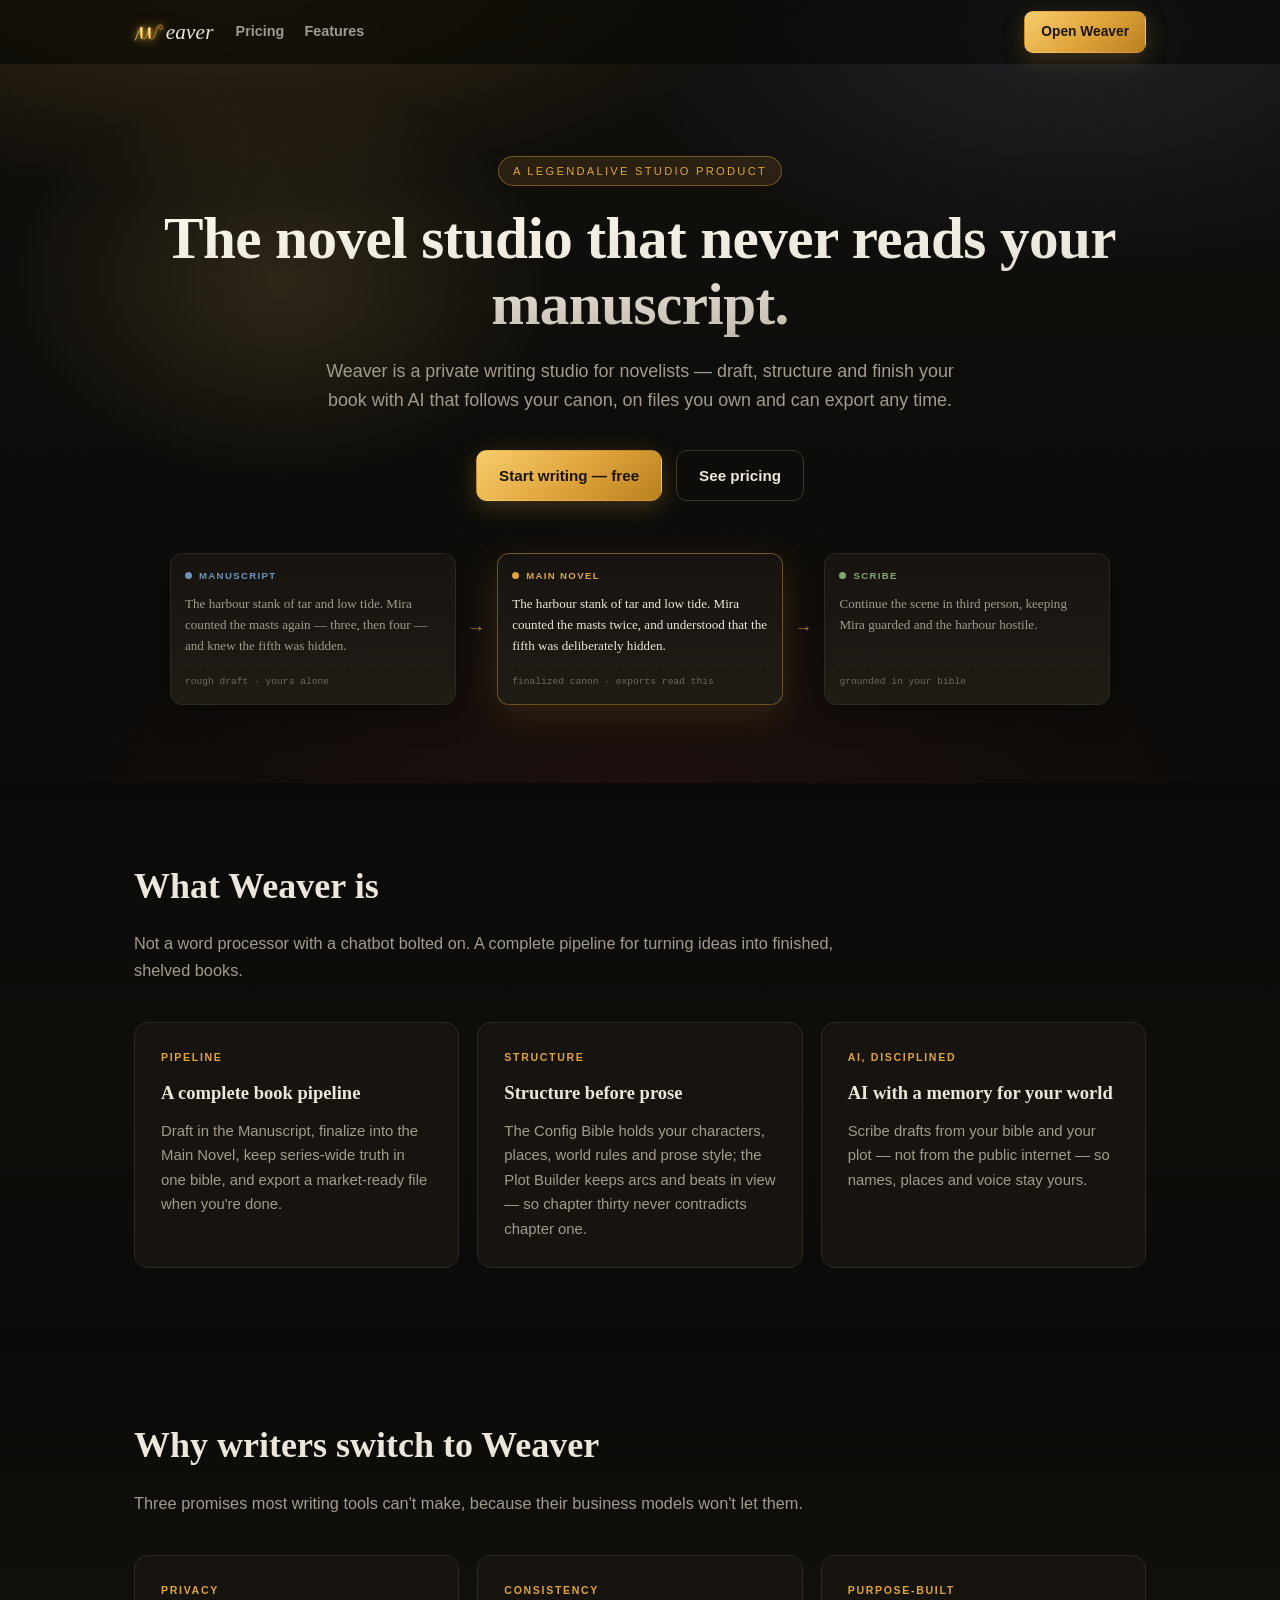
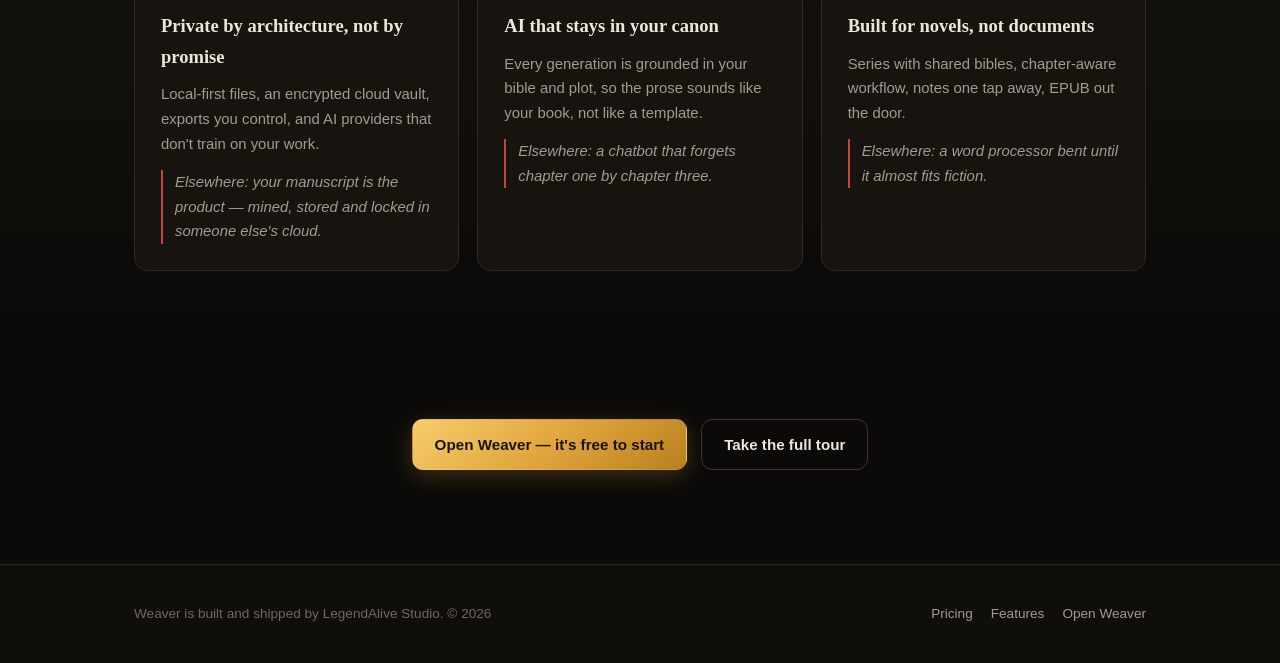
<file: welcome/index.html>
<!DOCTYPE html>
<html lang="en">
<head>
<meta charset="UTF-8">
<meta name="viewport" content="width=device-width, initial-scale=1.0">
<title>Weaver — The private novel-writing studio</title>
<meta name="description" content="Weaver is a private writing studio for novelists: draft, structure and finish your book with AI that follows your canon, on files you own.">
<meta name="theme-color" content="#0b0a08">
<link rel="canonical" href="https://weaver-studio.pages.dev/">

<meta property="og:type" content="website">
<meta property="og:site_name" content="Weaver">
<meta property="og:title" content="Weaver — The private novel-writing studio">
<meta property="og:description" content="Draft, structure and finish your novel with AI that follows your canon, on files you own. Free forever; Pro when you want the cloud vault.">
<meta property="og:url" content="https://weaver-studio.pages.dev/">
<meta name="twitter:card" content="summary_large_image">
<meta name="twitter:title" content="Weaver — The private novel-writing studio">
<meta name="twitter:description" content="Draft, structure and finish your novel with AI that follows your canon, on files you own.">

<link rel="icon" type="image/svg+xml" href="data:image/svg+xml,%3Csvg xmlns='http://www.w3.org/2000/svg' viewBox='0 0 64 64'%3E%3Cdefs%3E%3ClinearGradient id='wf' gradientUnits='userSpaceOnUse' x1='16' y1='10' x2='112' y2='78'%3E%3Cstop offset='0' stop-color='%23fff6da'/%3E%3Cstop offset='.4' stop-color='%23f9d97e'/%3E%3Cstop offset='.7' stop-color='%23eebc52'/%3E%3Cstop offset='1' stop-color='%23e0a83c'/%3E%3C/linearGradient%3E%3C/defs%3E%3Crect width='64' height='64' rx='14' fill='%230b0b0c'/%3E%3Crect x='.5' y='.5' width='63' height='63' rx='13.5' fill='none' stroke='%232b2b30'/%3E%3Cg transform='translate(5.1 13.5) scale(.42)'%3E%3Cpath d='M6 76C12 58 20 34 32 22C33 40 33 56 37 66C42 76 52 70 58 46C61 34 63 26 66 24C67 42 67 56 71 66C76 76 86 70 92 46C95 34 97 26 99 22C105 13 114 10 119 15C124 19 123 29 116 30C111 31 107 27 106 22' fill='none' stroke='url(%23wf)' stroke-width='6' stroke-linecap='round' stroke-linejoin='round'/%3E%3Cpath d='M24 26C23 44 26 58 31 68C33.5 74 41 73.5 40.5 67C38 56 38.5 42 40 24C40.5 18.5 24.5 19.5 24 26Z' fill='url(%23wf)'/%3E%3Cpath d='M58 28C57 45 60 58 65 68C67.5 74 75 73.5 74.5 67C72 56 72.5 43 74 26C74.5 20.5 58.5 21.5 58 28Z' fill='url(%23wf)'/%3E%3C/g%3E%3C/svg%3E">
<link rel="stylesheet" href="site.css">

<script type="application/ld+json">
{
  "@context":"https://schema.org",
  "@type":"SoftwareApplication",
  "name":"Weaver",
  "applicationCategory":"WritingApplication",
  "operatingSystem":"Web browser",
  "description":"A privacy-first novel-writing studio: manuscript drafting, finalized canon, a shared series bible, plot builder, optional AI, and market-ready EPUB export.",
  "url":"https://weaver-studio.pages.dev/",
  "publisher":{"@type":"Organization","name":"LegendAlive Studio"},
  "offers":[
    {"@type":"Offer","name":"Free","price":"0","priceCurrency":"USD"},
    {"@type":"Offer","name":"Pro Monthly","price":"8","priceCurrency":"USD"},
    {"@type":"Offer","name":"Pro Yearly","price":"60","priceCurrency":"USD"},
    {"@type":"Offer","name":"Pro Lifetime","price":"149","priceCurrency":"USD"}
  ]
}
</script>

<!-- The GitHub Pages copy is a legacy mirror: forward it to the canonical host. -->
<script>
(function () {
  var CANONICAL = 'https://weaver-studio.pages.dev';
  if (/\.github\.io$/i.test(location.hostname)) {
    var path = location.pathname.replace(/^\/[^/]+\/welcome/i, '') || '/';
    if (path === '/index.html') path = '/';
    location.replace(CANONICAL + path + location.search + location.hash);
  }
})();
</script>
</head>
<body>

<nav><div class="wrap nav-in">
  <a class="brand" href="/"><b>W</b>eaver</a>
  <div class="nav-links">
    <a href="pricing.html">Pricing</a>
    <a href="features.html">Features</a>
  </div>
  <a class="btn btn-gold btn-sm" href="https://legendalive.github.io/Weaver/">Open Weaver</a>
</div></nav>

<header class="hero"><div class="wrap">
  <p class="eyebrow">A LegendAlive Studio product</p>
  <h1>The novel studio that never reads your manuscript.</h1>
  <p class="sub">Weaver is a private writing studio for novelists — draft, structure and finish your book with AI that follows your canon, on files you own and can export any time.</p>
  <div class="cta-row">
    <a class="btn btn-gold" href="https://legendalive.github.io/Weaver/">Start writing — free</a>
    <a class="btn btn-ghost" href="pricing.html">See pricing</a>
  </div>

  <div class="flow" aria-label="The Weaver workflow: draft, finalize, generate">
    <div class="flow-panel">
      <div class="flow-head"><span class="flow-dot"></span>Manuscript</div>
      <p class="flow-text">The harbour stank of tar and low tide. Mira counted the masts again — three, then four — and knew the fifth was hidden.</p>
      <span class="flow-tag">rough draft · yours alone</span>
    </div>
    <span class="flow-arrow" aria-hidden="true">→</span>
    <div class="flow-panel is-canon">
      <div class="flow-head"><span class="flow-dot"></span>Main Novel</div>
      <p class="flow-text">The harbour stank of tar and low tide. Mira counted the masts twice, and understood that the fifth was deliberately hidden.</p>
      <span class="flow-tag">finalized canon · exports read this</span>
    </div>
    <span class="flow-arrow" aria-hidden="true">→</span>
    <div class="flow-panel">
      <div class="flow-head"><span class="flow-dot"></span>Scribe</div>
      <p class="flow-text">Continue the scene in third person, keeping Mira guarded and the harbour hostile.</p>
      <span class="flow-tag">grounded in your bible</span>
    </div>
  </div>
</div></header>

<section class="tint-a"><div class="wrap">
  <h2 class="reveal">What Weaver is</h2>
  <p class="lead reveal">Not a word processor with a chatbot bolted on. A complete pipeline for turning ideas into finished, shelved books.</p>
  <div class="grid3">
    <div class="card reveal"><span class="k">Pipeline</span><h3>A complete book pipeline</h3><p>Draft in the Manuscript, finalize into the Main Novel, keep series-wide truth in one bible, and export a market-ready file when you're done.</p></div>
    <div class="card reveal"><span class="k">Structure</span><h3>Structure before prose</h3><p>The Config Bible holds your characters, places, world rules and prose style; the Plot Builder keeps arcs and beats in view — so chapter thirty never contradicts chapter one.</p></div>
    <div class="card reveal"><span class="k">AI, disciplined</span><h3>AI with a memory for your world</h3><p>Scribe drafts from your bible and your plot — not from the public internet — so names, places and voice stay yours.</p></div>
  </div>
</div></section>

<section class="tint-b"><div class="wrap">
  <h2 class="reveal">Why writers switch to Weaver</h2>
  <p class="lead reveal">Three promises most writing tools can't make, because their business models won't let them.</p>
  <div class="grid3">
    <div class="card reveal"><span class="k">Privacy</span><h3>Private by architecture, not by promise</h3><p>Local-first files, an encrypted cloud vault, exports you control, and AI providers that don't train on your work.</p><p class="vs">Elsewhere: your manuscript is the product — mined, stored and locked in someone else's cloud.</p></div>
    <div class="card reveal"><span class="k">Consistency</span><h3>AI that stays in your canon</h3><p>Every generation is grounded in your bible and plot, so the prose sounds like your book, not like a template.</p><p class="vs">Elsewhere: a chatbot that forgets chapter one by chapter three.</p></div>
    <div class="card reveal"><span class="k">Purpose-built</span><h3>Built for novels, not documents</h3><p>Series with shared bibles, chapter-aware workflow, notes one tap away, EPUB out the door.</p><p class="vs">Elsewhere: a word processor bent until it almost fits fiction.</p></div>
  </div>
</div></section>

<section><div class="wrap cta-row reveal">
  <a class="btn btn-gold" href="https://legendalive.github.io/Weaver/">Open Weaver — it's free to start</a>
  <a class="btn btn-ghost" href="features.html">Take the full tour</a>
</div></section>

<footer><div class="wrap foot-in">
  <span>Weaver is built and shipped by LegendAlive Studio. © <span data-year>2026</span></span>
  <div class="foot-links">
    <a href="pricing.html">Pricing</a>
    <a href="features.html">Features</a>
    <a href="https://legendalive.github.io/Weaver/">Open Weaver</a>
  </div>
</div></footer>

<script src="site.js"></script>
</body>
</html>
</file>
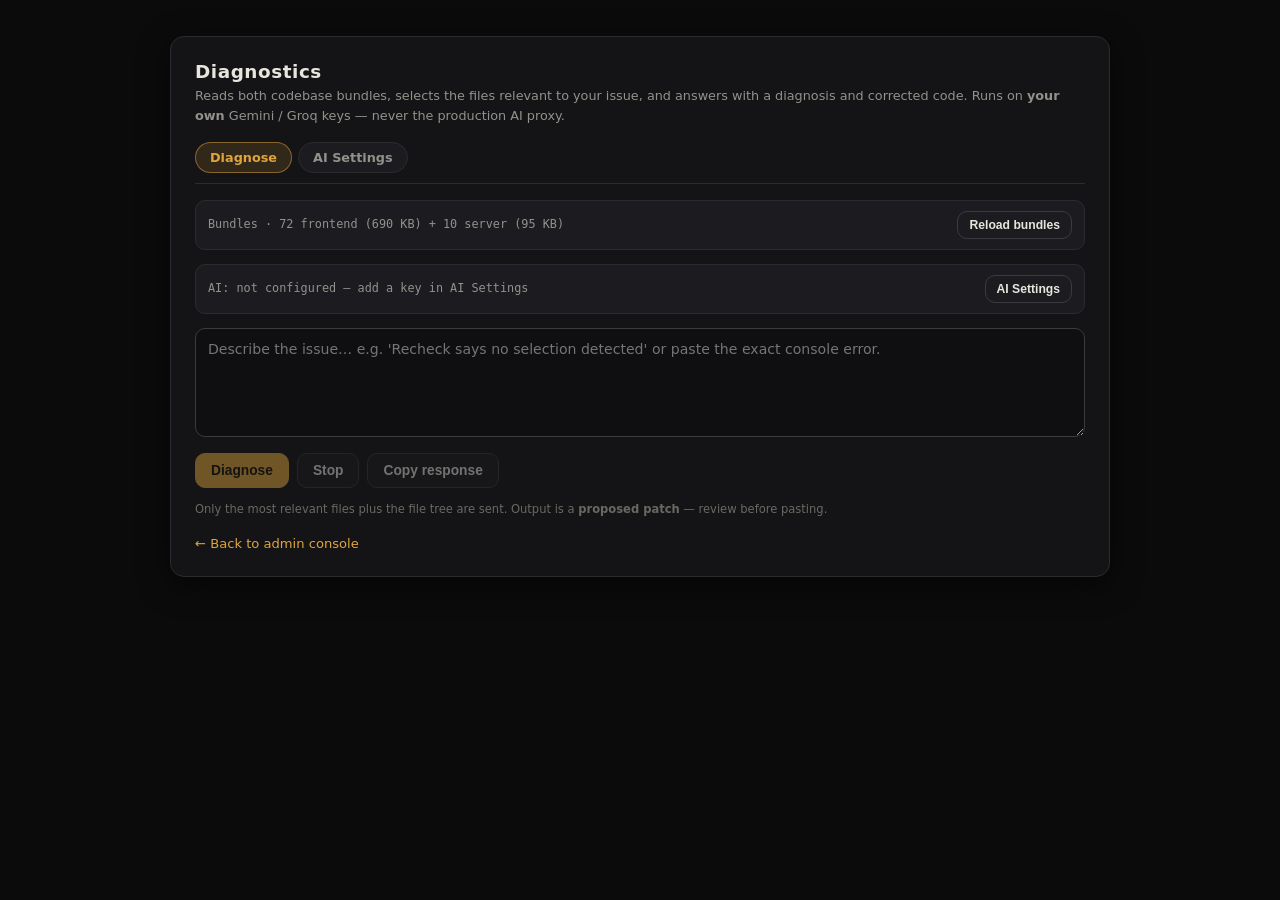
<file: admin/diagnostics.html>
<!DOCTYPE html>
<html lang="en">
<head>
<meta charset="utf-8">
<meta name="viewport" content="width=device-width, initial-scale=1">
<title>Weaver — Diagnostics</title>
<style>
  *{box-sizing:border-box;margin:0;padding:0}
  body{background:#0b0b0c;color:#e8e5dd;font-family:"Inter","Segoe UI",system-ui,-apple-system,sans-serif;
       min-height:100vh;display:flex;align-items:flex-start;justify-content:center;padding:36px 16px}
  .card{width:min(940px,100%);background:#141416;border:1px solid #2b2b30;border-radius:14px;
        padding:24px;box-shadow:0 8px 30px rgba(0,0,0,.55)}
  h1{font-size:1.15rem;font-weight:650;letter-spacing:.03em;margin-bottom:4px}
  .sub{color:#94918a;font-size:.8rem;margin-bottom:16px;line-height:1.55}
  .tabs{display:flex;gap:6px;margin-bottom:16px;border-bottom:1px solid #2b2b30;padding-bottom:10px}
  .tab{padding:7px 14px;border-radius:999px;border:1px solid #2b2b30;background:#1c1c20;
       color:#94918a;font-size:.8rem;font-weight:600;cursor:pointer}
  .tab.on{background:rgba(224,164,60,.14);border-color:rgba(224,164,60,.5);color:#e0a43c}
  .pane{display:none}.pane.on{display:block}
  .msg{padding:10px 12px;border-radius:10px;font-size:.84rem;margin-bottom:14px;display:none;line-height:1.5}
  .msg.ok{display:block;background:rgba(127,176,105,.12);border:1px solid rgba(127,176,105,.35);color:#7fb069}
  .msg.err{display:block;background:rgba(212,96,79,.12);border:1px solid rgba(212,96,79,.35);color:#d4604f}
  .bar{display:flex;align-items:center;justify-content:space-between;gap:10px;flex-wrap:wrap;
       padding:10px 12px;background:#1c1c20;border:1px solid #2b2b30;border-radius:10px;margin-bottom:14px}
  .status{font-size:.74rem;color:#94918a;font-family:"JetBrains Mono",monospace;line-height:1.5}
  textarea,input[type=text],input[type=password],input[type=number],select{
    width:100%;padding:10px 12px;font-size:.88rem;color:#e8e5dd;border:1px solid #3a3a40;
    border-radius:10px;background:#0f0f11;font-family:inherit}
  textarea{line-height:1.55;resize:vertical;min-height:96px}
  textarea:focus,input:focus,select:focus{outline:none;border-color:#e0a43c}
  .row{display:flex;gap:8px;margin:12px 0;flex-wrap:wrap;align-items:center}
  button{padding:9px 15px;border-radius:10px;border:1px solid #3a3a40;background:#1c1c20;
         color:#e8e5dd;font-size:.86rem;font-weight:600;cursor:pointer}
  button.primary{background:#e0a43c;border-color:#e0a43c;color:#17130a}
  button.primary:hover{filter:brightness(1.08)}
  button.danger{color:#d4604f;background:transparent}
  button:disabled{opacity:.45;cursor:not-allowed}
  button.sm{padding:6px 11px;font-size:.76rem}
  pre#output{display:none;white-space:pre-wrap;overflow-wrap:anywhere;padding:14px;background:#0f0f11;
    border:1px solid #2b2b30;border-radius:10px;font-family:"JetBrains Mono",Consolas,monospace;
    font-size:.79rem;line-height:1.6;max-height:62vh;overflow-y:auto;color:#d8d4ca}
  pre#output.has-error{border-color:rgba(212,96,79,.5);color:#d4604f}
  .hint{font-size:.72rem;color:#6b6862;line-height:1.6;margin-top:10px}
  .sel{font-size:.72rem;color:#94918a;font-family:"JetBrains Mono",monospace;margin-top:8px;line-height:1.5}
  .sel b{color:#e0a43c}
  .back{display:inline-block;margin-top:18px;color:#e0a43c;font-size:.82rem;text-decoration:none}
  .pcard{border:1px solid #2b2b30;border-radius:12px;background:#1c1c20;padding:14px;margin-bottom:12px}
  .phead{display:flex;align-items:center;justify-content:space-between;gap:10px;flex-wrap:wrap;margin-bottom:8px}
  .pname{font-size:.95rem;font-weight:650}
  .badge{font-size:.64rem;font-family:"JetBrains Mono",monospace;padding:2px 8px;border-radius:999px;
         border:1px solid #3a3a40;color:#94918a}
  .badge.on{color:#7fb069;border-color:rgba(127,176,105,.45);background:rgba(127,176,105,.1)}
  .field{display:flex;flex-direction:column;gap:5px;margin-top:10px}
  .label{font-size:.66rem;letter-spacing:.1em;text-transform:uppercase;color:#94918a;font-weight:650}
  .chk{display:flex;align-items:center;gap:8px;font-size:.82rem;cursor:pointer}
  .chk input{width:16px;height:16px;accent-color:#e0a43c}
  .models{margin-top:10px;max-height:150px;overflow-y:auto;border:1px dashed #3a3a40;border-radius:8px;
          padding:8px;font-family:"JetBrains Mono",monospace;font-size:.7rem;color:#94918a;line-height:1.7}
  .models .top{color:#e0a43c}
  .grid2{display:grid;grid-template-columns:1fr 1fr;gap:12px}
  @media(max-width:640px){.grid2{grid-template-columns:1fr}}
  a.k{color:#e0a43c;font-size:.74rem}
</style>
</head>
<body>
<div class="card">
  <h1>Diagnostics</h1>
  <div class="sub">Reads both codebase bundles, selects the files relevant to your issue, and answers with a diagnosis and corrected code. Runs on <b>your own</b> Gemini / Groq keys — never the production AI proxy.</div>

  <div class="tabs">
    <span class="tab on" data-tab="diag">Diagnose</span>
    <span class="tab" data-tab="set">AI Settings</span>
  </div>

  <div id="msg" class="msg"></div>

  <!-- ============ DIAGNOSE ============ -->
  <div id="pane-diag" class="pane on">
    <div class="bar">
      <span id="bundle-status" class="status">Codebases: loading…</span>
      <button id="reload" class="sm">Reload bundles</button>
    </div>
    <div class="bar">
      <span id="ai-status" class="status">AI: not configured</span>
      <button id="go-settings" class="sm">AI Settings</button>
    </div>
    <textarea id="issue" rows="4" placeholder="Describe the issue… e.g. 'Recheck says no selection detected' or paste the exact console error."></textarea>
    <div id="sel" class="sel"></div>
    <div class="row">
      <button id="run" class="primary" disabled>Diagnose</button>
      <button id="stop" disabled>Stop</button>
      <button id="copy" disabled>Copy response</button>
    </div>
    <pre id="output"></pre>
    <div class="hint">Only the most relevant files plus the file tree are sent. Output is a <b>proposed patch</b> — review before pasting.</div>
  </div>

  <!-- ============ SETTINGS ============ -->
  <div id="pane-set" class="pane">
    <div class="hint" style="margin:0 0 14px">
      Keys are stored in <b>this browser only</b> (localStorage). They are never committed to the repo, never synced to your vault, and never sent to Supabase — only directly to the provider you enable. Production keys and customer quotas are untouched.
    </div>
    <div id="providers"></div>
    <div class="pcard">
      <div class="phead"><span class="pname">Behaviour</span></div>
      <div class="grid2">
        <div class="field">
          <span class="label">Try first</span>
          <select id="order">
            <option value="gemini,groq">Gemini, then Groq</option>
            <option value="groq,gemini">Groq, then Gemini</option>
          </select>
        </div>
        <div class="field">
          <span class="label">Context budget (characters)</span>
          <input id="budget" type="number" min="20000" max="400000" step="10000">
        </div>
      </div>
      <div class="hint">Models are discovered live and ranked for long-context code work. If one errors, the next is tried automatically — up to 8 attempts across both providers.</div>
    </div>
    <div class="row">
      <button id="save" class="primary">Save settings</button>
      <button id="refresh">Refresh model lists</button>
      <button id="clear" class="danger">Clear all keys</button>
    </div>
  </div>

  <a class="back" href="./index.html">&larr; Back to admin console</a>
</div>

<script>
(function () {
  /* ================= constants ================= */
  var FRONTEND_URL = 'https://legendalive.github.io/Weaver/docs/weaver-codebase.txt';
  var SERVER_URL   = 'https://legendalive.github.io/Weaver/docs/server-codebase.txt';
  var CFG_KEY   = 'weaver_diagnostics_ai_v1';
  var MODEL_KEY = 'weaver_diagnostics_models_v1';
  var MODEL_TTL = 6 * 60 * 60 * 1000;
  var MAX_ATTEMPTS = 8;

  /* Non-chat model families are excluded by CATEGORY, never by model id.
     No specific model is ever named, required or defaulted anywhere. */
  var EXCLUDE = /(embed|aqa|imagen|whisper|tts|text-to-speech|playai|guard|moderation|live|image-generation|rerank|compound|robotics)/i;

  /* ================= tiny DOM helper ================= */
  function h(tag, attrs, kids) {
    var n = document.createElement(tag);
    attrs = attrs || {};
    Object.keys(attrs).forEach(function (k) {
      var v = attrs[k];
      if (v == null || v === false) return;
      if (k === 'class') n.className = v;
      else if (k === 'text') n.textContent = v;
      else if (k === 'html') n.innerHTML = v;
      else if (k.slice(0, 2) === 'on' && typeof v === 'function') n.addEventListener(k.slice(2), v);
      else if (v === true) n.setAttribute(k, '');
      else n.setAttribute(k, v);
    });
    (Array.isArray(kids) ? kids : [kids]).forEach(function (c) {
      if (c == null || c === false) return;
      n.appendChild(c instanceof Node ? c : document.createTextNode(String(c)));
    });
    return n;
  }
  function $(id) { return document.getElementById(id); }

  var msgEl = $('msg'), outEl = $('output'), selEl = $('sel');
  var runBtn = $('run'), stopBtn = $('stop'), copyBtn = $('copy');
  var bundleStatus = $('bundle-status'), aiStatus = $('ai-status');
  var allFiles = [], controller = null, deadProviders = {};

  function showMsg(t, ok) {
    msgEl.textContent = t;
    msgEl.className = 'msg ' + (ok ? 'ok' : 'err');
    if (ok) setTimeout(function () { msgEl.className = 'msg'; }, 4000);
  }

  /* ================= config ================= */
  function defaultCfg() {
    return {
      order: ['gemini', 'groq'],
      budget: 80000,
      providers: {
        gemini: { key: '', enabled: true },
        groq:   { key: '', enabled: true }
      }
    };
  }
  function loadCfg() {
    try {
      var raw = localStorage.getItem(CFG_KEY);
      if (!raw) return defaultCfg();
      var c = JSON.parse(raw), d = defaultCfg();
      return {
        order: Array.isArray(c.order) && c.order.length === 2 ? c.order : d.order,
        budget: Number(c.budget) > 0 ? Number(c.budget) : d.budget,
        providers: {
          gemini: Object.assign({}, d.providers.gemini, (c.providers || {}).gemini),
          groq:   Object.assign({}, d.providers.groq,   (c.providers || {}).groq)
        }
      };
    } catch (e) { return defaultCfg(); }
  }
  function saveCfg(c) { try { localStorage.setItem(CFG_KEY, JSON.stringify(c)); } catch (e) {} }
  function loadModelCache() { try { return JSON.parse(localStorage.getItem(MODEL_KEY) || '{}'); } catch (e) { return {}; } }
  function saveModelCache(c) { try { localStorage.setItem(MODEL_KEY, JSON.stringify(c)); } catch (e) {} }

  /* ================= provider adapters ================= */
  function httpError(label, res, body) {
    var msg = '';
    try {
      var j = JSON.parse(body);
      msg = (j && j.error && j.error.message) || (j && j.message) ||
            (Array.isArray(j) && j[0] && j[0].error && j[0].error.message) || '';
    } catch (e) { msg = (body || '').slice(0, 180); }
    var err = new Error(label + ' HTTP ' + res.status + (msg ? ': ' + msg : ''));
    err.status = res.status;
    err.fatalKey = (res.status === 401 || res.status === 403);
    err.raw = msg;
    return err;
  }

  function readSSE(res, onJSON) {
    var reader = res.body.getReader(), dec = new TextDecoder(), buf = '';
    function pump() {
      return reader.read().then(function (r) {
        if (r.done) return;
        buf += dec.decode(r.value, { stream: true });
        var i;
        while ((i = buf.indexOf('\n')) >= 0) {
          var line = buf.slice(0, i).trim();
          buf = buf.slice(i + 1);
          if (line.indexOf('data:') !== 0) continue;
          var p = line.slice(5).trim();
          if (!p || p === '[DONE]') continue;
          try { onJSON(JSON.parse(p)); } catch (e) {}
        }
        return pump();
      });
    }
    return pump();
  }

  var PROVIDERS = {
    gemini: {
      id: 'gemini', label: 'Google Gemini',
      keyUrl: 'https://aistudio.google.com/app/apikey',
      keyHint: 'aistudio.google.com → Get API key',
      listModels: function (key) {
        var url = 'https://generativelanguage.googleapis.com/v1beta/models?pageSize=200&key=' + encodeURIComponent(key);
        return fetch(url).then(function (r) {
          return r.text().then(function (t) {
            if (!r.ok) throw httpError('Gemini', r, t);
            var j = JSON.parse(t);
            return (j.models || [])
              .filter(function (m) { return (m.supportedGenerationMethods || []).indexOf('generateContent') >= 0; })
              .map(function (m) {
                return {
                  id: String(m.name || '').replace(/^models\//, ''),
                  label: m.displayName || m.name,
                  ctx: m.inputTokenLimit || 0,
                  out: m.outputTokenLimit || 0
                };
              })
              .filter(function (m) { return m.id && !EXCLUDE.test(m.id); });
          });
        });
      },
      stream: function (o) {
        var sys = o.messages.filter(function (m) { return m.role === 'system'; })
                            .map(function (m) { return m.content; }).join('\n\n');
        function body(withSys) {
          var msgs = o.messages;
          if (!withSys && sys) {
            msgs = o.messages.filter(function (m) { return m.role !== 'system'; });
            if (msgs.length) msgs = [{ role: 'user', content: sys + '\n\n' + msgs[0].content }].concat(msgs.slice(1));
          }
          var b = {
            contents: msgs.filter(function (m) { return m.role !== 'system'; })
              .map(function (m) { return { role: m.role === 'assistant' ? 'model' : 'user', parts: [{ text: m.content }] }; }),
            generationConfig: { temperature: o.temperature, maxOutputTokens: o.maxTokens }
          };
          if (withSys && sys) b.systemInstruction = { parts: [{ text: sys }] };
          return JSON.stringify(b);
        }
        function attempt(withSys) {
          var url = 'https://generativelanguage.googleapis.com/v1beta/models/' +
                    encodeURIComponent(o.model) + ':streamGenerateContent?alt=sse&key=' + encodeURIComponent(o.key);
          return fetch(url, {
            method: 'POST', signal: o.signal,
            headers: { 'Content-Type': 'application/json' },
            body: body(withSys)
          }).then(function (r) {
            if (!r.ok) return r.text().then(function (t) { throw httpError('Gemini', r, t); });
            var full = '';
            return readSSE(r, function (j) {
              var parts = j && j.candidates && j.candidates[0] && j.candidates[0].content && j.candidates[0].content.parts;
              if (!parts) return;
              var txt = parts.map(function (p) { return p.text || ''; }).join('');
              if (txt) { full += txt; o.onToken(txt, full); }
            }).then(function () { return full; });
          });
        }
        /* Some discovered models reject systemInstruction — fold it in and retry once. */
        return attempt(true).catch(function (e) {
          if (e.name === 'AbortError') throw e;
          if (/developer instruction|system instruction|system_instruction/i.test(e.raw || e.message || '')) return attempt(false);
          throw e;
        });
      }
    },

    groq: {
      id: 'groq', label: 'Groq',
      keyUrl: 'https://console.groq.com/keys',
      keyHint: 'console.groq.com → API Keys',
      listModels: function (key) {
        return fetch('https://api.groq.com/openai/v1/models', {
          headers: { 'Authorization': 'Bearer ' + key }
        }).then(function (r) {
          return r.text().then(function (t) {
            if (!r.ok) throw httpError('Groq', r, t);
            var j = JSON.parse(t);
            return (j.data || [])
              .filter(function (m) { return m.active !== false && !m.deprecated; })
              .map(function (m) {
                return {
                  id: m.id, label: m.id,
                  ctx: m.context_window || m.context_length || 0,
                  out: m.max_completion_tokens || 0
                };
              })
              .filter(function (m) { return m.id && !EXCLUDE.test(m.id); });
          });
        });
      },
      stream: function (o) {
        function attempt(tokenField) {
          var payload = { model: o.model, messages: o.messages, stream: true, temperature: o.temperature };
          payload[tokenField] = o.maxTokens;
          return fetch('https://api.groq.com/openai/v1/chat/completions', {
            method: 'POST', signal: o.signal,
            headers: { 'Authorization': 'Bearer ' + o.key, 'Content-Type': 'application/json' },
            body: JSON.stringify(payload)
          }).then(function (r) {
            if (!r.ok) return r.text().then(function (t) { throw httpError('Groq', r, t); });
            var full = '';
            return readSSE(r, function (j) {
              var d = j && j.choices && j.choices[0] && j.choices[0].delta;
              var txt = d && d.content;
              if (txt) { full += txt; o.onToken(txt, full); }
            }).then(function () { return full; });
          });
        }
        /* Newer models require max_completion_tokens — retry once on that complaint. */
        return attempt('max_tokens').catch(function (e) {
          if (e.name === 'AbortError') throw e;
          if (/max_tokens|max_completion_tokens/i.test(e.raw || e.message || '')) return attempt('max_completion_tokens');
          throw e;
        });
      }
    }
  };

  /* ================= model ranking (no model ids) ================= */
  function scoreModel(m, pid) {
    var s = 0, id = String(m.id).toLowerCase(), ctx = m.ctx || 0, out = m.out || 0;
    if (ctx >= 1000000) s += 900;
    else if (ctx >= 200000) s += 720;
    else if (ctx >= 128000) s += 620;
    else if (ctx >= 64000) s += 420;
    else if (ctx >= 32000) s += 260;
    else if (ctx >= 16000) s += 110;
    else s -= 220;
    if (out >= 8192) s += 200; else if (out >= 4096) s += 100;
    if (/(70b|72b|120b|235b|405b|large|versatile|maestro)/.test(id)) s += 260;
    if (/(flash|plus)/.test(id)) s += 130;
    if (/(qwen|deepseek|llama-3|llama-4|gemma-3|gemma3|mistral|mixtral)/.test(id)) s += 120;
    if (/(8b|7b|9b|3b|1b|mini|lite|small|tiny)/.test(id)) s -= 190;
    if (pid === 'gemini' && /-pro/.test(id)) s -= 280;   /* free tier usually blocks pro */
    if (/(preview|exp|experimental|beta)/.test(id)) s -= 45;
    return s;
  }

  function getModels(pid, key, force) {
    var cache = loadModelCache(), e = cache[pid];
    if (!force && e && e.key === key.slice(-8) && (Date.now() - e.at) < MODEL_TTL && e.models && e.models.length) {
      return Promise.resolve(e.models);
    }
    return PROVIDERS[pid].listModels(key).then(function (models) {
      var c = loadModelCache();
      c[pid] = { at: Date.now(), key: key.slice(-8), models: models };
      saveModelCache(c);
      return models;
    });
  }

  function buildCandidates(force) {
    var cfg = loadCfg(), lists = [], notes = [];
    var chain = Promise.resolve();
    cfg.order.forEach(function (pid) {
      chain = chain.then(function () {
        var p = cfg.providers[pid];
        if (!p || !p.enabled || !p.key) { notes.push(PROVIDERS[pid].label + ': no key'); return; }
        return getModels(pid, p.key, force).then(function (models) {
          var ranked = models.map(function (m) {
            return { provider: pid, model: m.id, ctx: m.ctx, score: scoreModel(m, pid) };
          }).sort(function (a, b) { return b.score - a.score; });
          if (!ranked.length) { notes.push(PROVIDERS[pid].label + ': 0 usable models'); return; }
          lists.push(ranked);
          notes.push(PROVIDERS[pid].label + ': ' + ranked.length + ' models');
        }).catch(function (e) {
          notes.push(PROVIDERS[pid].label + ': ' + e.message);
        });
      });
    });
    return chain.then(function () {
      var out = [], i = 0, added = true;
      while (added) {
        added = false;
        for (var k = 0; k < lists.length; k++) {
          if (lists[k][i]) { out.push(lists[k][i]); added = true; }
        }
        i++;
      }
      return { candidates: out, notes: notes };
    });
  }

  function runAI(o) {
    deadProviders = {};
    return buildCandidates(false).then(function (built) {
      if (!built.candidates.length) {
        throw new Error('No AI models available. Open AI Settings and add a Gemini or Groq key. ' + built.notes.join(' · '));
      }
      var tried = [], last = null;
      var limit = Math.min(built.candidates.length, MAX_ATTEMPTS);
      var i = 0;
      function next() {
        if (i >= limit) {
          throw new Error('All tried models failed.' + (last ? ' Last: ' + last.message : '') +
                          '\n\nTried:\n' + tried.join('\n'));
        }
        var c = built.candidates[i++];
        if (deadProviders[c.provider]) return next();
        o.onStatus(PROVIDERS[c.provider].label + ' · ' + c.model);
        return PROVIDERS[c.provider].stream({
          key: loadCfg().providers[c.provider].key,
          model: c.model,
          messages: o.messages,
          temperature: o.temperature,
          maxTokens: o.maxTokens,
          signal: o.signal,
          onToken: o.onToken
        }).then(function (text) {
          if (!text || !text.trim()) throw new Error('empty response');
          return { text: text, used: c };
        }).catch(function (e) {
          if (e.name === 'AbortError') throw e;
          last = e;
          tried.push('• ' + c.model + ' — ' + e.message);
          if (e.fatalKey) deadProviders[c.provider] = true;
          o.onRetry(c, e);
          return next();
        });
      }
      return next();
    });
  }

  /* ================= bundle parsing ================= */
  function parseBundle(text, repoLabel) {
    var src = String(text);
    if (src.charCodeAt(0) === 0xFEFF) src = src.slice(1);
    src = src.replace(/\r\n?/g, '\n');
    var lines = src.split('\n'), files = [];
    var LOOKING = 0, EXPECT = 1, READING = 2, state = LOOKING;
    var path = null, buf = [];
    var sepRe = /^={10,}\s*$/, fileRe = /^\s*File:\s*(.+?)\s*$/i;
    function clean(p) { return p.replace(/^Weaver-[\d.]+\//, '').replace(/^weaver-server-[\d.]+\//, ''); }
    function push() {
      if (path != null) files.push({ repo: repoLabel, path: clean(path), body: buf.join('\n') });
      path = null; buf = [];
    }
    for (var i = 0; i < lines.length; i++) {
      var line = lines[i], isSep = sepRe.test(line);
      if (state === LOOKING) {
        if (isSep) continue;
        var m = line.match(fileRe);
        if (m) { path = m[1]; state = EXPECT; }
        continue;
      }
      if (state === EXPECT) { state = READING; buf = isSep ? [] : [line]; continue; }
      if (isSep) { push(); state = LOOKING; } else buf.push(line);
    }
    if (state === READING) push();
    if (!files.length) {
      src.split(/\n={10,}\s*\n/).forEach(function (seg) {
        var fm = seg.match(fileRe);
        if (fm && seg.indexOf(fm[0]) < 200) {
          files.push({ repo: repoLabel, path: clean(fm[1]),
            body: seg.slice(seg.indexOf(fm[0]) + fm[0].length).replace(/^\s*={10,}\s*/, '') });
        }
      });
    }
    return files;
  }

  function kb(t) { return Math.round((t || '').length / 1024) + ' KB'; }

  function loadBundles(force) {
    bundleStatus.textContent = 'Codebases: loading…';
    runBtn.disabled = true; allFiles = [];
    var q = force ? '?v=' + Date.now() : '';
    return Promise.all([fetch(FRONTEND_URL + q), fetch(SERVER_URL + q)]).then(function (r) {
      if (!r[0].ok) throw new Error('Frontend bundle HTTP ' + r[0].status);
      if (!r[1].ok) throw new Error('Server bundle HTTP ' + r[1].status);
      return Promise.all([r[0].text(), r[1].text()]);
    }).then(function (t) {
      if (/^\s*(<!DOCTYPE|<html)/i.test(t[0]) || /^\s*(<!DOCTYPE|<html)/i.test(t[1])) {
        bundleStatus.textContent = 'Bundles: Pages served HTML, not raw text — use .txt files';
        return;
      }
      var fe = parseBundle(t[0], 'Weaver'), be = parseBundle(t[1], 'weaver-server');
      allFiles = fe.concat(be);
      if (!allFiles.length) {
        bundleStatus.textContent = 'Bundles: fetched ' + kb(t[0]) + ' + ' + kb(t[1]) + ' but parsed 0 files';
        return;
      }
      bundleStatus.textContent = 'Bundles · ' + fe.length + ' frontend (' + kb(t[0]) + ') + ' +
                                 be.length + ' server (' + kb(t[1]) + ')';
      refreshRunState();
    }).catch(function (e) { bundleStatus.textContent = 'Bundles: FAILED — ' + e.message; });
  }

  /* ================= retrieval ================= */
  var STOP = new Set(['the','a','an','my','i','is','are','was','were','to','of','in','on','for','and','or','it','with','when','how','do','does','did','not','no','yes','me','you','your','weaver','app','can','cannot','about','please','this','that','have','has','had','be','been','its','after','before','now','still','will','would','should','could']);

  function buildContext(query) {
    var toks = query.toLowerCase().replace(/[^a-z0-9_.\/\s-]/g, ' ').split(/\s+/)
      .filter(function (t) { return t.length > 2 && !STOP.has(t); });
    var ranked = allFiles.map(function (f) {
      var s = 0, p = f.path.toLowerCase(), b = f.body.toLowerCase();
      toks.forEach(function (t) {
        if (p.indexOf(t) >= 0) s += 15;
        var i = b.indexOf(t), c = 0;
        while (i >= 0 && c < 5) { s += 1; c++; i = b.indexOf(t, i + t.length); }
      });
      return { f: f, s: s };
    }).filter(function (x) { return x.s > 0; }).sort(function (a, b) { return b.s - a.s; });

    var budget = loadCfg().budget, picked = [], used = 0;
    for (var i = 0; i < ranked.length && picked.length < 8; i++) {
      if (used + ranked[i].f.body.length > budget && picked.length >= 1) break;
      picked.push(ranked[i].f); used += ranked[i].f.body.length;
    }
    if (!picked.length) picked = allFiles.slice(0, 3);
    var tree = allFiles.map(function (f) { return '- ' + f.repo + '/' + f.path; }).join('\n');
    var ctx = picked.map(function (f) {
      return '\n\n=== Repo: ' + f.repo + ' | ' + f.path + ' ===\n' + f.body;
    }).join('');
    return { ctx: ctx, tree: tree, names: picked.map(function (f) { return f.repo + '/' + f.path; }) };
  }

  var SYSTEM_PROMPT = 'You are the senior maintainer of Weaver, a browser-based privacy-first novel-writing studio (static ES-module frontend on GitHub Pages + Supabase Edge Functions backend).\n' +
    'You receive a FILE TREE of the codebase plus the FULL SOURCE of the most relevant files.\n\n' +
    'HARD RULES\n' +
    '1. Base every claim on the provided code. Never invent files, functions, APIs or CSS classes.\n' +
    '2. If a needed file is missing from the context, name it from the tree and stop.\n' +
    '3. Any fix requiring a code change MUST include the corrected code.\n' +
    '4. Change > 3 lines: output the COMPLETE corrected file, ready to paste.\n' +
    '5. Change <= 3 lines: exact find/replace with one unchanged line above and below.\n' +
    '6. Before every code block state: "Repo: <repo> — <exact file path>".\n' +
    '7. Conventions: el() DOM helper (never innerHTML), ensureStyle() CSS injection, ES modules with .js extensions.\n' +
    '8. Preserve existing behaviour except what the issue requires.\n' +
    '9. End with VERIFY (3-6 test steps) and RISK.\n\n' +
    'FORMAT:\nDIAGNOSIS:\nLOCATION:\nFIX:\nVERIFY:\nRISK:';

  /* ================= run ================= */
  function refreshRunState() {
    var cfg = loadCfg();
    var live = cfg.order.filter(function (p) { return cfg.providers[p].enabled && cfg.providers[p].key; });
    aiStatus.textContent = live.length
      ? 'AI: ' + live.map(function (p) { return PROVIDERS[p].label; }).join(' → ') + ' · models auto-discovered'
      : 'AI: not configured — add a key in AI Settings';
    runBtn.disabled = !(allFiles.length && live.length);
  }

  function diagnose() {
    var query = $('issue').value.trim().slice(0, 2500);
    if (!query) { showMsg('Describe the issue first.', false); return; }
    if (!allFiles.length) { showMsg('Codebases not loaded. Click Reload bundles.', false); return; }

    var built = buildContext(query);
    selEl.innerHTML = '<b>Reading ' + built.names.length + ' file(s):</b> ' + built.names.join(', ');
    var userMsg = 'ISSUE:\n' + query +
      '\n\nREPO MAP:\n- Weaver = frontend (GitHub Pages, static ES modules)\n- weaver-server = Supabase Edge Functions\n' +
      '\nFILE TREE:\n' + built.tree +
      '\n\nCODE CONTEXT — FULL SOURCE OF ' + built.names.length + ' FILES:' + built.ctx;

    outEl.style.display = 'block';
    outEl.className = '';
    var header = 'Selecting a model…';
    outEl.textContent = header + '\n\n';
    runBtn.disabled = true; stopBtn.disabled = false; copyBtn.disabled = true;
    controller = new AbortController();

    runAI({
      messages: [{ role: 'system', content: SYSTEM_PROMPT }, { role: 'user', content: userMsg }],
      temperature: 0.15,
      maxTokens: 8192,
      signal: controller.signal,
      onStatus: function (s) { header = 'Model: ' + s; outEl.textContent = header + '\n\n'; },
      onRetry: function (c, e) {
        header = 'Model: ' + c.model + ' failed — trying next…';
        outEl.textContent = header + '\n(' + e.message + ')\n\n';
      },
      onToken: function (delta, full) {
        outEl.textContent = header + '\n\n' + full;
        outEl.scrollTop = outEl.scrollHeight;
      }
    }).then(function (r) {
      header = 'Model: ' + PROVIDERS[r.used.provider].label + ' · ' + r.used.model;
      outEl.textContent = header + '\n\n' + r.text;
      copyBtn.disabled = false;
    }).catch(function (e) {
      if (e.name === 'AbortError') outEl.textContent += '\n\n[stopped]';
      else { outEl.className = 'has-error'; outEl.textContent += '\n\n⚠ ' + e.message; }
    }).then(function () {
      stopBtn.disabled = true; controller = null; refreshRunState();
    });
  }

  /* ================= settings UI ================= */
  function renderSettings() {
    var cfg = loadCfg(), host = $('providers');
    host.innerHTML = '';
    var cache = loadModelCache();
    ['gemini', 'groq'].forEach(function (pid) {
      var P = PROVIDERS[pid], p = cfg.providers[pid];
      var keyInput = h('input', { type: 'password', placeholder: 'Paste ' + P.label + ' API key…', value: p.key || '', autocomplete: 'off' });
      var enabled = h('input', { type: 'checkbox' });
      enabled.checked = p.enabled !== false;
      var badge = h('span', { class: 'badge' + (p.key ? ' on' : ''), text: p.key ? 'key saved' : 'no key' });
      var modelsBox = h('div', { class: 'models', text: 'No model list loaded yet.' });

      function paintModels(list) {
        modelsBox.innerHTML = '';
        if (!list || !list.length) { modelsBox.textContent = 'No usable models discovered.'; return; }
        var ranked = list.map(function (m) { return { m: m, s: scoreModel(m, pid) }; })
                         .sort(function (a, b) { return b.s - a.s; });
        ranked.forEach(function (r, i) {
          modelsBox.appendChild(h('div', {
            class: i === 0 ? 'top' : '',
            text: (i === 0 ? '★ ' : '   ') + r.m.id + '  ·  ctx ' + (r.m.ctx || '?').toLocaleString()
          }));
        });
      }
      if (cache[pid] && cache[pid].models) paintModels(cache[pid].models);

      var testBtn = h('button', { class: 'sm', text: 'Test & load models', onclick: function () {
        var k = keyInput.value.trim();
        if (!k) { showMsg('Enter a key first.', false); return; }
        testBtn.disabled = true; testBtn.textContent = 'Loading…';
        modelsBox.textContent = 'Discovering models…';
        P.listModels(k).then(function (list) {
          var c = loadModelCache();
          c[pid] = { at: Date.now(), key: k.slice(-8), models: list };
          saveModelCache(c);
          paintModels(list);
          showMsg(P.label + ': ' + list.length + ' usable models discovered.', true);
        }).catch(function (e) {
          modelsBox.textContent = e.message;
          showMsg(P.label + ': ' + e.message, false);
        }).then(function () { testBtn.disabled = false; testBtn.textContent = 'Test & load models'; });
      }});

      keyInput.addEventListener('input', function () {
        var c = loadCfg(); c.providers[pid].key = keyInput.value.trim(); saveCfg(c);
        badge.textContent = keyInput.value.trim() ? 'key saved' : 'no key';
        badge.className = 'badge' + (keyInput.value.trim() ? ' on' : '');
        refreshRunState();
      });
      enabled.addEventListener('change', function () {
        var c = loadCfg(); c.providers[pid].enabled = enabled.checked; saveCfg(c); refreshRunState();
      });

      host.appendChild(h('div', { class: 'pcard' }, [
        h('div', { class: 'phead' }, [h('span', { class: 'pname', text: P.label }), badge]),
        h('a', { class: 'k', href: P.keyUrl, target: '_blank', rel: 'noopener', text: P.keyHint }),
        h('div', { class: 'field' }, [h('span', { class: 'label', text: 'API key' }), keyInput]),
        h('div', { class: 'field' }, [h('label', { class: 'chk' }, [enabled, h('span', { text: 'Include in fallback chain' })])]),
        h('div', { class: 'row' }, [testBtn]),
        h('span', { class: 'label', text: 'Discovered models (ranked — ★ tried first)' }),
        modelsBox
      ]));
    });
    $('order').value = cfg.order.join(',');
    $('budget').value = String(cfg.budget);
  }

  /* ================= wiring ================= */
  document.querySelectorAll('.tab').forEach(function (t) {
    t.addEventListener('click', function () {
      document.querySelectorAll('.tab').forEach(function (x) { x.classList.toggle('on', x === t); });
      var k = t.dataset.tab;
      $('pane-diag').classList.toggle('on', k === 'diag');
      $('pane-set').classList.toggle('on', k === 'set');
      if (k === 'set') renderSettings();
    });
  });
  $('go-settings').onclick = function () { document.querySelector('[data-tab="set"]').click(); };
  $('reload').onclick = function () { loadBundles(true).then(function () { if (allFiles.length) showMsg('Bundles reloaded.', true); }); };
  runBtn.onclick = diagnose;
  stopBtn.onclick = function () { if (controller) controller.abort(); };
  copyBtn.onclick = function () {
    var t = outEl.textContent || '', i = t.indexOf('\n\n');
    if (i >= 0) t = t.slice(i + 2);
    navigator.clipboard.writeText(t).then(function () { showMsg('Copied.', true); },
                                            function () { showMsg('Could not copy.', false); });
  };
  $('save').onclick = function () {
    var c = loadCfg();
    c.order = $('order').value.split(',');
    c.budget = Math.max(20000, parseInt($('budget').value, 10) || 80000);
    saveCfg(c); refreshRunState(); showMsg('Settings saved.', true);
  };
  $('refresh').onclick = function () {
    saveModelCache({});
    var c = loadCfg(), any = false;
    var chain = Promise.resolve();
    c.order.forEach(function (pid) {
      chain = chain.then(function () {
        var p = c.providers[pid];
        if (!p.key || !p.enabled) return;
        any = true;
        return getModels(pid, p.key, true).catch(function () {});
      });
    });
    chain.then(function () {
      renderSettings();
      showMsg(any ? 'Model lists refreshed.' : 'Add a key first.', any);
    });
  };
  $('clear').onclick = function () {
    if (!confirm('Remove both API keys from this browser?')) return;
    localStorage.removeItem(CFG_KEY); localStorage.removeItem(MODEL_KEY);
    renderSettings(); refreshRunState(); showMsg('Keys cleared.', true);
  };

  renderSettings();
  refreshRunState();
  loadBundles(false);
})();
</script>
</body>
</html>
</file>
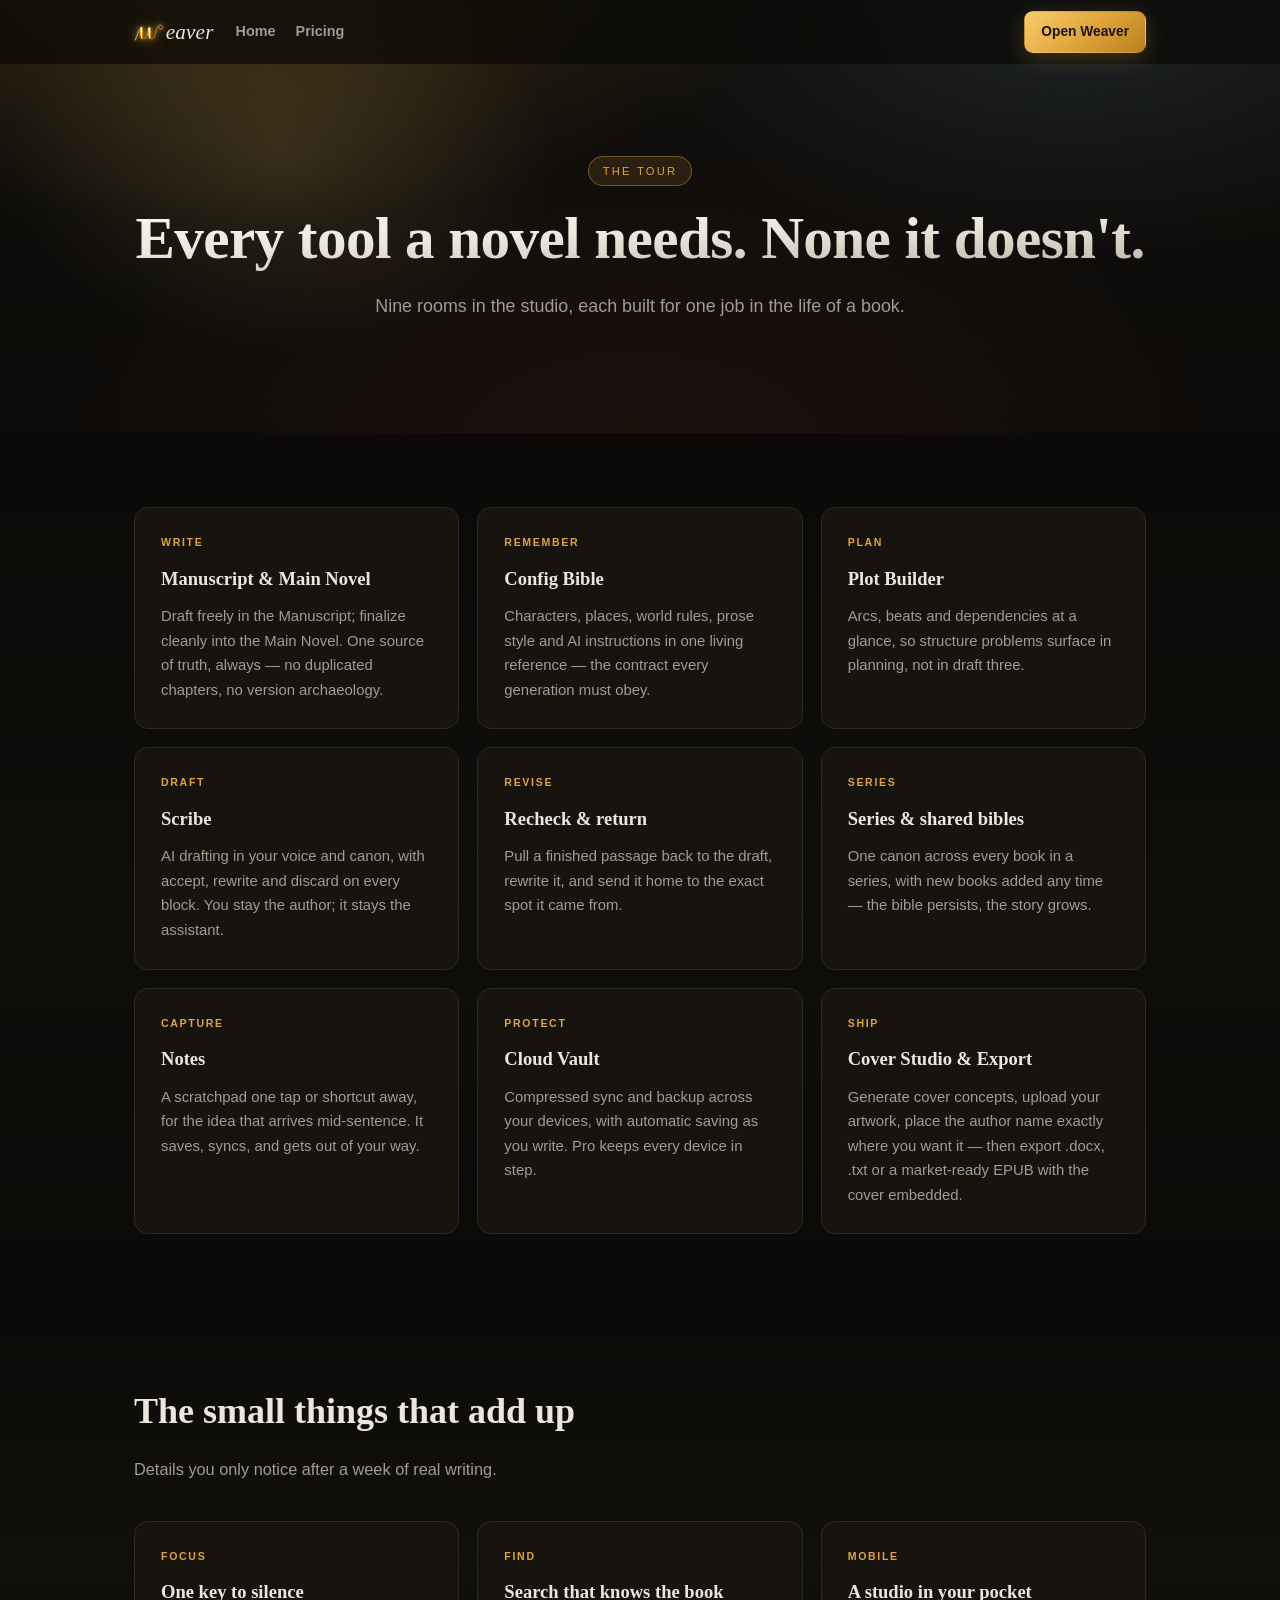
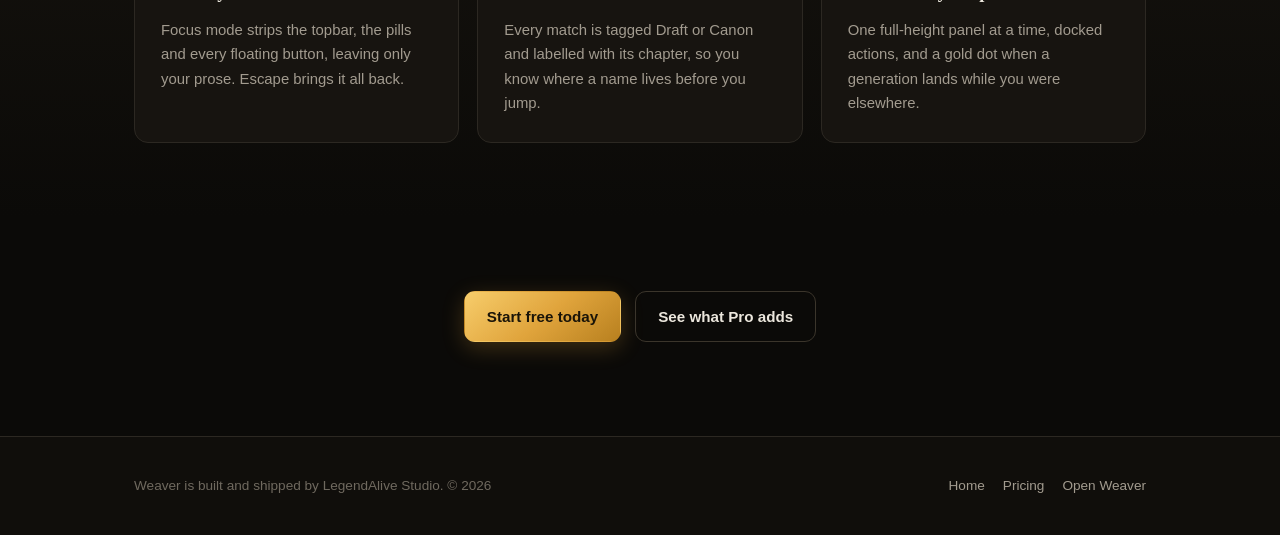
<file: welcome/features.html>
<!DOCTYPE html>
<html lang="en">
<head>
<meta charset="UTF-8">
<meta name="viewport" content="width=device-width, initial-scale=1.0">
<title>Weaver — Features tour</title>
<meta name="description" content="Tour the Weaver studio: Manuscript, Main Novel, Config Bible, Plot Builder, Scribe, series, cloud vault, cover studio and export.">
<meta name="theme-color" content="#0b0a08">
<link rel="canonical" href="https://weaver-studio.pages.dev/features">

<meta property="og:type" content="website">
<meta property="og:site_name" content="Weaver">
<meta property="og:title" content="Weaver — Features tour">
<meta property="og:description" content="Nine rooms in the studio, each built for one job in the life of a book.">
<meta property="og:url" content="https://weaver-studio.pages.dev/features">
<meta name="twitter:card" content="summary_large_image">
<meta name="twitter:title" content="Weaver — Features tour">
<meta name="twitter:description" content="Nine rooms in the studio, each built for one job in the life of a book.">

<link rel="icon" type="image/svg+xml" href="data:image/svg+xml,%3Csvg xmlns='http://www.w3.org/2000/svg' viewBox='0 0 64 64'%3E%3Cdefs%3E%3ClinearGradient id='wf' gradientUnits='userSpaceOnUse' x1='16' y1='10' x2='112' y2='78'%3E%3Cstop offset='0' stop-color='%23fff6da'/%3E%3Cstop offset='.4' stop-color='%23f9d97e'/%3E%3Cstop offset='.7' stop-color='%23eebc52'/%3E%3Cstop offset='1' stop-color='%23e0a83c'/%3E%3C/linearGradient%3E%3C/defs%3E%3Crect width='64' height='64' rx='14' fill='%230b0b0c'/%3E%3Crect x='.5' y='.5' width='63' height='63' rx='13.5' fill='none' stroke='%232b2b30'/%3E%3Cg transform='translate(5.1 13.5) scale(.42)'%3E%3Cpath d='M6 76C12 58 20 34 32 22C33 40 33 56 37 66C42 76 52 70 58 46C61 34 63 26 66 24C67 42 67 56 71 66C76 76 86 70 92 46C95 34 97 26 99 22C105 13 114 10 119 15C124 19 123 29 116 30C111 31 107 27 106 22' fill='none' stroke='url(%23wf)' stroke-width='6' stroke-linecap='round' stroke-linejoin='round'/%3E%3Cpath d='M24 26C23 44 26 58 31 68C33.5 74 41 73.5 40.5 67C38 56 38.5 42 40 24C40.5 18.5 24.5 19.5 24 26Z' fill='url(%23wf)'/%3E%3Cpath d='M58 28C57 45 60 58 65 68C67.5 74 75 73.5 74.5 67C72 56 72.5 43 74 26C74.5 20.5 58.5 21.5 58 28Z' fill='url(%23wf)'/%3E%3C/g%3E%3C/svg%3E">
<link rel="stylesheet" href="site.css">

<script>
(function () {
  var CANONICAL = 'https://weaver-studio.pages.dev';
  if (/\.github\.io$/i.test(location.hostname)) {
    var path = location.pathname.replace(/^\/[^/]+\/welcome/i, '') || '/';
    if (path === '/index.html') path = '/';
    location.replace(CANONICAL + path + location.search + location.hash);
  }
})();
</script>
</head>
<body>

<nav><div class="wrap nav-in">
  <a class="brand" href="/"><b>W</b>eaver</a>
  <div class="nav-links">
    <a href="index.html">Home</a>
    <a href="pricing.html">Pricing</a>
  </div>
  <a class="btn btn-gold btn-sm" href="https://legendalive.github.io/Weaver/">Open Weaver</a>
</div></nav>

<header class="hero"><div class="wrap">
  <p class="eyebrow">The tour</p>
  <h1>Every tool a novel needs. None it doesn't.</h1>
  <p class="sub">Nine rooms in the studio, each built for one job in the life of a book.</p>
</div></header>

<section class="tint-a"><div class="wrap">
  <div class="grid3">
    <div class="card reveal"><span class="k">Write</span><h3>Manuscript &amp; Main Novel</h3><p>Draft freely in the Manuscript; finalize cleanly into the Main Novel. One source of truth, always — no duplicated chapters, no version archaeology.</p></div>
    <div class="card reveal"><span class="k">Remember</span><h3>Config Bible</h3><p>Characters, places, world rules, prose style and AI instructions in one living reference — the contract every generation must obey.</p></div>
    <div class="card reveal"><span class="k">Plan</span><h3>Plot Builder</h3><p>Arcs, beats and dependencies at a glance, so structure problems surface in planning, not in draft three.</p></div>
    <div class="card reveal"><span class="k">Draft</span><h3>Scribe</h3><p>AI drafting in your voice and canon, with accept, rewrite and discard on every block. You stay the author; it stays the assistant.</p></div>
    <div class="card reveal"><span class="k">Revise</span><h3>Recheck &amp; return</h3><p>Pull a finished passage back to the draft, rewrite it, and send it home to the exact spot it came from.</p></div>
    <div class="card reveal"><span class="k">Series</span><h3>Series &amp; shared bibles</h3><p>One canon across every book in a series, with new books added any time — the bible persists, the story grows.</p></div>
    <div class="card reveal"><span class="k">Capture</span><h3>Notes</h3><p>A scratchpad one tap or shortcut away, for the idea that arrives mid-sentence. It saves, syncs, and gets out of your way.</p></div>
    <div class="card reveal"><span class="k">Protect</span><h3>Cloud Vault</h3><p>Compressed sync and backup across your devices, with automatic saving as you write. Pro keeps every device in step.</p></div>
    <div class="card reveal"><span class="k">Ship</span><h3>Cover Studio &amp; Export</h3><p>Generate cover concepts, upload your artwork, place the author name exactly where you want it — then export .docx, .txt or a market-ready EPUB with the cover embedded.</p></div>
  </div>
</div></section>

<section class="tint-b"><div class="wrap">
  <h2 class="reveal">The small things that add up</h2>
  <p class="lead reveal">Details you only notice after a week of real writing.</p>
  <div class="grid3">
    <div class="card reveal"><span class="k">Focus</span><h3>One key to silence</h3><p>Focus mode strips the topbar, the pills and every floating button, leaving only your prose. Escape brings it all back.</p></div>
    <div class="card reveal"><span class="k">Find</span><h3>Search that knows the book</h3><p>Every match is tagged Draft or Canon and labelled with its chapter, so you know where a name lives before you jump.</p></div>
    <div class="card reveal"><span class="k">Mobile</span><h3>A studio in your pocket</h3><p>One full-height panel at a time, docked actions, and a gold dot when a generation lands while you were elsewhere.</p></div>
  </div>
</div></section>

<section><div class="wrap cta-row reveal">
  <a class="btn btn-gold" href="https://legendalive.github.io/Weaver/">Start free today</a>
  <a class="btn btn-ghost" href="pricing.html">See what Pro adds</a>
</div></section>

<footer><div class="wrap foot-in">
  <span>Weaver is built and shipped by LegendAlive Studio. © <span data-year>2026</span></span>
  <div class="foot-links">
    <a href="index.html">Home</a>
    <a href="pricing.html">Pricing</a>
    <a href="https://legendalive.github.io/Weaver/">Open Weaver</a>
  </div>
</div></footer>

<script src="site.js"></script>
</body>
</html>
</file>
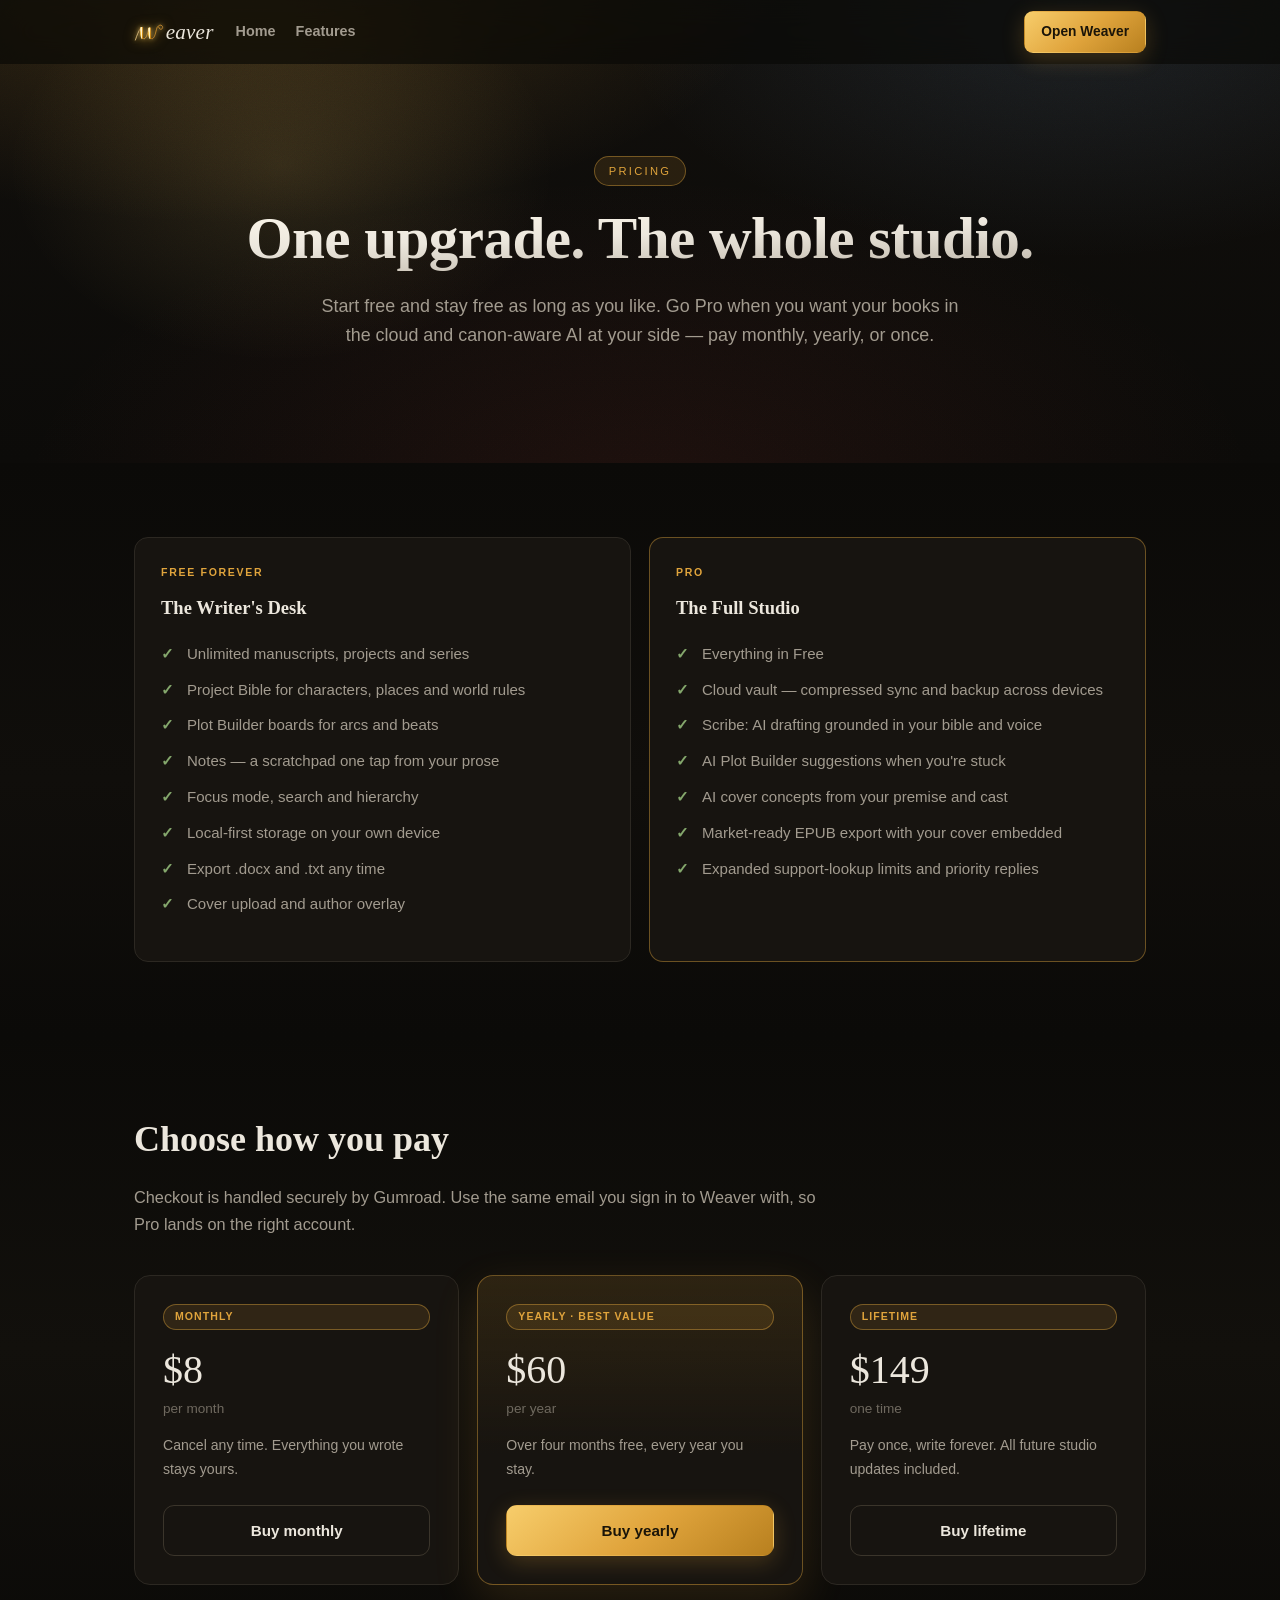
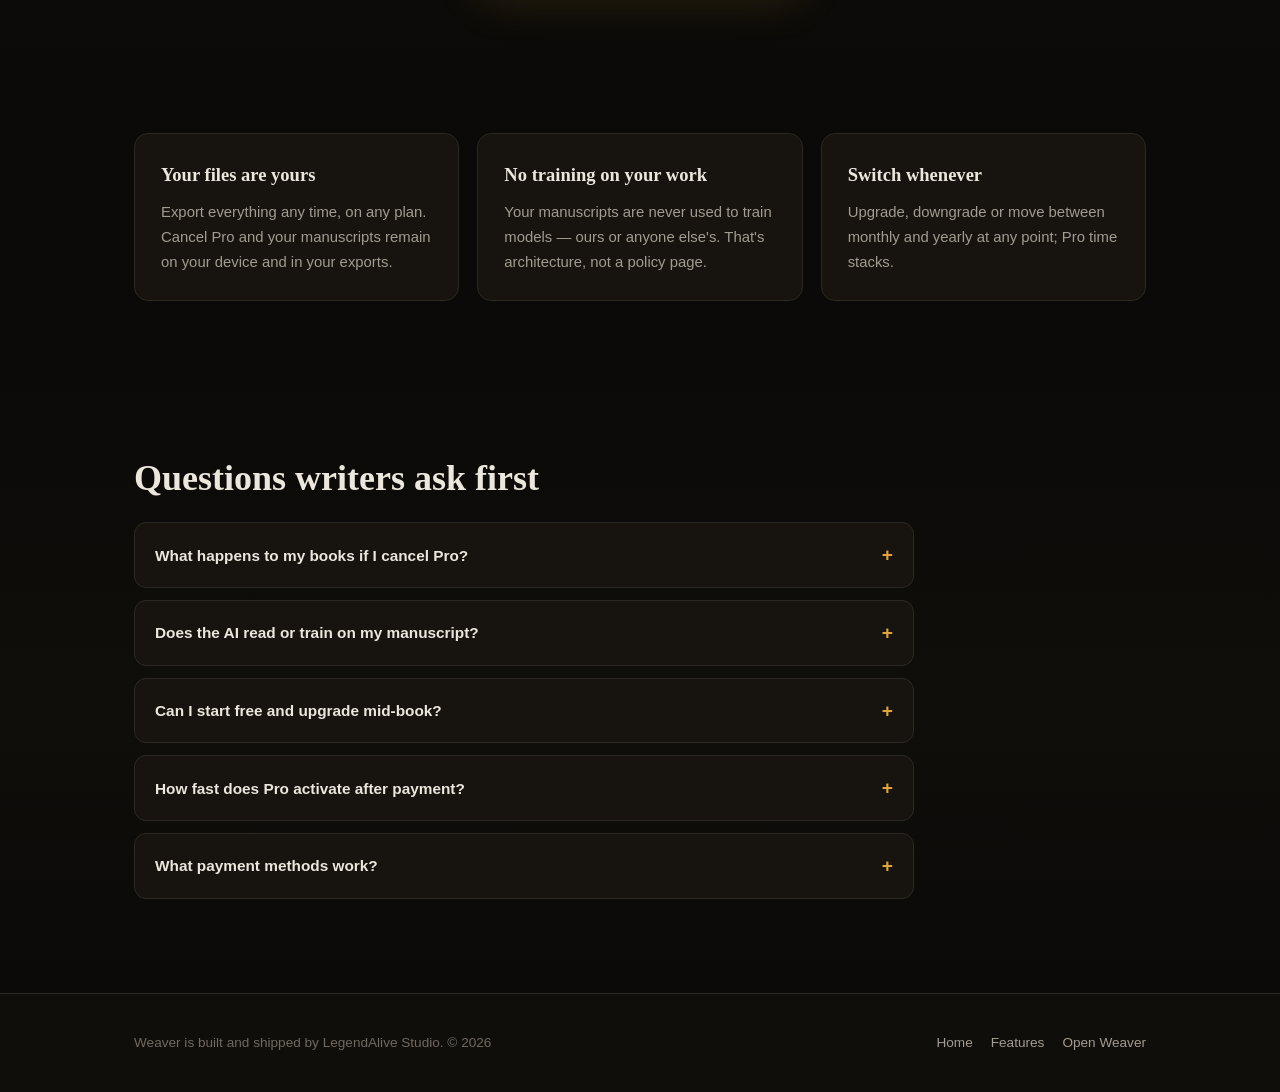
<file: welcome/pricing.html>
<!DOCTYPE html>
<html lang="en">
<head>
<meta charset="UTF-8">
<meta name="viewport" content="width=device-width, initial-scale=1.0">
<title>Weaver — Pricing</title>
<meta name="description" content="Weaver Free forever, or Weaver Pro with cloud vault and canon-aware AI. $8 monthly, $60 yearly, or $149 once.">
<meta name="theme-color" content="#0b0a08">
<link rel="canonical" href="https://weaver-studio.pages.dev/pricing">

<meta property="og:type" content="website">
<meta property="og:site_name" content="Weaver">
<meta property="og:title" content="Weaver — Pricing">
<meta property="og:description" content="Free forever. Pro at $8/month, $60/year, or $149 once — cloud vault, canon-aware AI and market-ready EPUB.">
<meta property="og:url" content="https://weaver-studio.pages.dev/pricing">
<meta name="twitter:card" content="summary_large_image">
<meta name="twitter:title" content="Weaver — Pricing">
<meta name="twitter:description" content="Free forever. Pro at $8/month, $60/year, or $149 once.">

<link rel="icon" type="image/svg+xml" href="data:image/svg+xml,%3Csvg xmlns='http://www.w3.org/2000/svg' viewBox='0 0 64 64'%3E%3Cdefs%3E%3ClinearGradient id='wf' gradientUnits='userSpaceOnUse' x1='16' y1='10' x2='112' y2='78'%3E%3Cstop offset='0' stop-color='%23fff6da'/%3E%3Cstop offset='.4' stop-color='%23f9d97e'/%3E%3Cstop offset='.7' stop-color='%23eebc52'/%3E%3Cstop offset='1' stop-color='%23e0a83c'/%3E%3C/linearGradient%3E%3C/defs%3E%3Crect width='64' height='64' rx='14' fill='%230b0b0c'/%3E%3Crect x='.5' y='.5' width='63' height='63' rx='13.5' fill='none' stroke='%232b2b30'/%3E%3Cg transform='translate(5.1 13.5) scale(.42)'%3E%3Cpath d='M6 76C12 58 20 34 32 22C33 40 33 56 37 66C42 76 52 70 58 46C61 34 63 26 66 24C67 42 67 56 71 66C76 76 86 70 92 46C95 34 97 26 99 22C105 13 114 10 119 15C124 19 123 29 116 30C111 31 107 27 106 22' fill='none' stroke='url(%23wf)' stroke-width='6' stroke-linecap='round' stroke-linejoin='round'/%3E%3Cpath d='M24 26C23 44 26 58 31 68C33.5 74 41 73.5 40.5 67C38 56 38.5 42 40 24C40.5 18.5 24.5 19.5 24 26Z' fill='url(%23wf)'/%3E%3Cpath d='M58 28C57 45 60 58 65 68C67.5 74 75 73.5 74.5 67C72 56 72.5 43 74 26C74.5 20.5 58.5 21.5 58 28Z' fill='url(%23wf)'/%3E%3C/g%3E%3C/svg%3E">
<link rel="stylesheet" href="site.css">

<script>
(function () {
  var CANONICAL = 'https://weaver-studio.pages.dev';
  if (/\.github\.io$/i.test(location.hostname)) {
    var path = location.pathname.replace(/^\/[^/]+\/welcome/i, '') || '/';
    if (path === '/index.html') path = '/';
    location.replace(CANONICAL + path + location.search + location.hash);
  }
})();
</script>
</head>
<body>

<nav><div class="wrap nav-in">
  <a class="brand" href="/"><b>W</b>eaver</a>
  <div class="nav-links">
    <a href="index.html">Home</a>
    <a href="features.html">Features</a>
  </div>
  <a class="btn btn-gold btn-sm" href="https://legendalive.github.io/Weaver/">Open Weaver</a>
</div></nav>

<header class="hero"><div class="wrap">
  <p class="eyebrow">Pricing</p>
  <h1>One upgrade. The whole studio.</h1>
  <p class="sub">Start free and stay free as long as you like. Go Pro when you want your books in the cloud and canon-aware AI at your side — pay monthly, yearly, or once.</p>
</div></header>

<section class="tint-a"><div class="wrap">
  <div class="grid2">
    <div class="card reveal"><span class="k">Free forever</span><h3>The Writer's Desk</h3>
      <ul class="tick">
        <li>Unlimited manuscripts, projects and series</li>
        <li>Project Bible for characters, places and world rules</li>
        <li>Plot Builder boards for arcs and beats</li>
        <li>Notes — a scratchpad one tap from your prose</li>
        <li>Focus mode, search and hierarchy</li>
        <li>Local-first storage on your own device</li>
        <li>Export .docx and .txt any time</li>
        <li>Cover upload and author overlay</li>
      </ul>
    </div>
    <div class="card reveal" style="border-color:var(--gold-line)"><span class="k">Pro</span><h3>The Full Studio</h3>
      <ul class="tick">
        <li>Everything in Free</li>
        <li>Cloud vault — compressed sync and backup across devices</li>
        <li>Scribe: AI drafting grounded in your bible and voice</li>
        <li>AI Plot Builder suggestions when you're stuck</li>
        <li>AI cover concepts from your premise and cast</li>
        <li>Market-ready EPUB export with your cover embedded</li>
        <li>Expanded support-lookup limits and priority replies</li>
      </ul>
    </div>
  </div>
</div></section>

<section class="tint-b"><div class="wrap">
  <h2 class="reveal">Choose how you pay</h2>
  <p class="lead reveal">Checkout is handled securely by Gumroad. Use the same email you sign in to Weaver with, so Pro lands on the right account.</p>
  <div class="price-grid">
    <div class="price reveal">
      <span class="badge">Monthly</span>
      <span class="amt">$8</span><span class="per">per month</span>
      <p class="note">Cancel any time. Everything you wrote stays yours.</p>
      <a class="btn btn-ghost" href="https://mbenson62.gumroad.com/l/weaver-monthly">Buy monthly</a>
    </div>
    <div class="price hot reveal">
      <span class="badge">Yearly · best value</span>
      <span class="amt">$60</span><span class="per">per year</span>
      <p class="note">Over four months free, every year you stay.</p>
      <a class="btn btn-gold" href="https://mbenson62.gumroad.com/l/weaver-yearly">Buy yearly</a>
    </div>
    <div class="price reveal">
      <span class="badge">Lifetime</span>
      <span class="amt">$149</span><span class="per">one time</span>
      <p class="note">Pay once, write forever. All future studio updates included.</p>
      <a class="btn btn-ghost" href="https://mbenson62.gumroad.com/l/weaver-lifetime">Buy lifetime</a>
    </div>
  </div>
</div></section>

<section><div class="wrap">
  <div class="grid3">
    <div class="card reveal"><h3>Your files are yours</h3><p>Export everything any time, on any plan. Cancel Pro and your manuscripts remain on your device and in your exports.</p></div>
    <div class="card reveal"><h3>No training on your work</h3><p>Your manuscripts are never used to train models — ours or anyone else's. That's architecture, not a policy page.</p></div>
    <div class="card reveal"><h3>Switch whenever</h3><p>Upgrade, downgrade or move between monthly and yearly at any point; Pro time stacks.</p></div>
  </div>
</div></section>

<section class="tint-a"><div class="wrap">
  <h2 class="reveal">Questions writers ask first</h2>
  <div class="faq reveal">
    <details><summary>What happens to my books if I cancel Pro?</summary><p>Nothing is deleted. Your manuscripts stay on your device and in any exports you've made; the cloud vault holds your backup while Pro is active, and you can re-sync any time you return.</p></details>
    <details><summary>Does the AI read or train on my manuscript?</summary><p>Generations use your bible and the passage you're working on, sent over encrypted connections to providers that don't train on customer content. Your book is never added to a model.</p></details>
    <details><summary>Can I start free and upgrade mid-book?</summary><p>Yes — most writers do. Your projects, bibles and notes carry over exactly as they are the moment Pro activates.</p></details>
    <details><summary>How fast does Pro activate after payment?</summary><p>Activation is handled by the Weaver team, usually within one business day. Use your Weaver account email at checkout so it lands on the right account.</p></details>
    <details><summary>What payment methods work?</summary><p>Gumroad checkout accepts major cards and PayPal, and handles sales tax and invoicing on your behalf.</p></details>
  </div>
</div></section>

<footer><div class="wrap foot-in">
  <span>Weaver is built and shipped by LegendAlive Studio. © <span data-year>2026</span></span>
  <div class="foot-links">
    <a href="index.html">Home</a>
    <a href="features.html">Features</a>
    <a href="https://legendalive.github.io/Weaver/">Open Weaver</a>
  </div>
</div></footer>

<script src="site.js"></script>
</body>
</html>
</file>
<file: welcome/site.css>
/* =========================================================
Weaver — welcome/site.css
Marketing site, now served from Cloudflare Pages.
Palette derived from the subject: ink, parchment, gold leaf.
========================================================= */

*{margin:0;padding:0;box-sizing:border-box}

:root{
  /* ink family — the largest fields */
  --ink-900:#0b0a08;
  --ink-800:#100e0b;
  --ink-700:#171410;
  --ink-600:#1f1b15;
  --ink-500:#272219;
  --line:#2c2822;
  --line-strong:#3b352b;

  /* parchment family — text */
  --parchment:#ece7dd;
  --muted:#a29b8f;
  --faint:#6f695f;

  /* gold leaf — dominant accent */
  --gold:#e0a43c;
  --gold-bright:#f7cd6b;
  --gold-deep:#b8801f;
  --gold-soft:rgba(224,164,60,.12);
  --gold-line:rgba(224,164,60,.42);

  /* semantic + secondary accents */
  --quill-red:#c4453a;
  --ink-blue:#6d93bd;
  --sage:#84a76c;

  --serif:Georgia,'Iowan Old Style','Times New Roman',serif;
  --sans:-apple-system,BlinkMacSystemFont,'Segoe UI',Roboto,sans-serif;
  --mono:'JetBrains Mono','SFMono-Regular',Consolas,monospace;

  --nav-h:64px;
  --radius:14px;

  /* the freehand golden W — identical to the studio mark */
  --weaver-mark:url("data:image/svg+xml,%3Csvg xmlns='http://www.w3.org/2000/svg' viewBox='0 0 128 88'%3E%3Cdefs%3E%3ClinearGradient id='a' gradientUnits='userSpaceOnUse' x1='8' y1='12' x2='120' y2='80'%3E%3Cstop offset='0' stop-color='%23fffdf4'/%3E%3Cstop offset='.18' stop-color='%23ffeaa6'/%3E%3Cstop offset='.4' stop-color='%23ffcb52'/%3E%3Cstop offset='.62' stop-color='%23eda21a'/%3E%3Cstop offset='.82' stop-color='%23c07d10'/%3E%3Cstop offset='1' stop-color='%238a5510'/%3E%3C/linearGradient%3E%3ClinearGradient id='b' x1='0' y1='0' x2='1' y2='0'%3E%3Cstop offset='0' stop-color='%236b3f06'/%3E%3Cstop offset='.08' stop-color='%23a0640c'/%3E%3Cstop offset='.2' stop-color='%23e0a41c'/%3E%3Cstop offset='.34' stop-color='%23ffd45e'/%3E%3Cstop offset='.44' stop-color='%23fffef9'/%3E%3Cstop offset='.52' stop-color='%23ffe89a'/%3E%3Cstop offset='.64' stop-color='%23f2b021'/%3E%3Cstop offset='.8' stop-color='%23b8760f'/%3E%3Cstop offset='1' stop-color='%236b3f06'/%3E%3C/linearGradient%3E%3CradialGradient id='c' cx='.34' cy='.2' r='.55'%3E%3Cstop offset='0' stop-color='%23ffffff' stop-opacity='.8'/%3E%3Cstop offset='.45' stop-color='%23fff6d8' stop-opacity='.22'/%3E%3Cstop offset='1' stop-color='%23ffffff' stop-opacity='0'/%3E%3C/radialGradient%3E%3C/defs%3E%3Cpath d='M6 76C12 58 20 34 32 22C33 40 33 56 37 66C42 76 52 70 58 46C61 34 63 26 66 24C67 42 67 56 71 66C76 76 86 70 92 46C95 34 97 26 99 22C105 13 114 10 119 15C124 19 123 29 116 30C111 31 107 27 106 22' fill='none' stroke='%235c3405' stroke-width='4.2' stroke-linecap='round' stroke-linejoin='round' opacity='.85'/%3E%3Cpath d='M6 76C12 58 20 34 32 22C33 40 33 56 37 66C42 76 52 70 58 46C61 34 63 26 66 24C67 42 67 56 71 66C76 76 86 70 92 46C95 34 97 26 99 22C105 13 114 10 119 15C124 19 123 29 116 30C111 31 107 27 106 22' fill='none' stroke='url(%23a)' stroke-width='2.6' stroke-linecap='round' stroke-linejoin='round'/%3E%3Cpath d='M6 76C12 58 20 34 32 22C33 40 33 56 37 66C42 76 52 70 58 46C61 34 63 26 66 24C67 42 67 56 71 66C76 76 86 70 92 46C95 34 97 26 99 22C105 13 114 10 119 15C124 19 123 29 116 30C111 31 107 27 106 22' fill='none' stroke='%23fffdf6' stroke-width='.8' stroke-linecap='round' stroke-linejoin='round' opacity='.7'/%3E%3Cpath d='M24 26C23 44 26 58 31 68C33.5 74 41 73.5 40.5 67C38 56 38.5 42 40 24C40.5 18.5 24.5 19.5 24 26Z' fill='url(%23b)'/%3E%3Cpath d='M24 26C23 44 26 58 31 68C33.5 74 41 73.5 40.5 67C38 56 38.5 42 40 24C40.5 18.5 24.5 19.5 24 26Z' fill='url(%23c)'/%3E%3Cpath d='M58 28C57 45 60 58 65 68C67.5 74 75 73.5 74.5 67C72 56 72.5 43 74 26C74.5 20.5 58.5 21.5 58 28Z' fill='url(%23b)'/%3E%3Cpath d='M58 28C57 45 60 58 65 68C67.5 74 75 73.5 74.5 67C72 56 72.5 43 74 26C74.5 20.5 58.5 21.5 58 28Z' fill='url(%23c)'/%3E%3C/svg%3E");
}

html{scroll-behavior:smooth}
body{
  background:var(--ink-900);
  color:var(--parchment);
  font-family:var(--sans);
  line-height:1.65;
  overflow-x:hidden;
}
a{color:var(--gold);text-decoration:none}
img{max-width:100%;display:block}

/* ---------- scrollbar, in the site's own language ---------- */
*{scrollbar-width:thin;scrollbar-color:var(--line-strong) transparent}
*::-webkit-scrollbar{width:11px;height:11px}
*::-webkit-scrollbar-track{background:var(--ink-800)}
*::-webkit-scrollbar-thumb{
  background:linear-gradient(180deg,var(--line-strong),#2a251d);
  border-radius:8px;border:2px solid var(--ink-800);
}
*::-webkit-scrollbar-thumb:hover{background:linear-gradient(180deg,var(--gold-bright),var(--gold-deep))}

.wrap{max-width:1060px;margin:0 auto;padding:0 24px}

/* ---------- fixed navigation ---------- */
nav{
  position:fixed;top:0;left:0;right:0;z-index:50;
  height:var(--nav-h);
  background:rgba(11,10,8,.72);
  backdrop-filter:blur(14px) saturate(140%);
  -webkit-backdrop-filter:blur(14px) saturate(140%);
  border-bottom:1px solid transparent;
  transition:border-color .25s ease,background .25s ease,box-shadow .25s ease;
}
nav.is-stuck{
  background:rgba(11,10,8,.93);
  border-bottom-color:var(--line);
  box-shadow:0 8px 30px rgba(0,0,0,.5);
}
.nav-in{display:flex;align-items:center;gap:22px;height:var(--nav-h)}
.brand{
  display:inline-flex;align-items:center;
  font-family:var(--serif);font-style:italic;font-size:1.32rem;
  color:var(--parchment);letter-spacing:.01em;
}
.brand b{
  display:inline-block;width:1.44em;height:1.06em;
  vertical-align:-.16em;margin-right:.06em;
  background-image:var(--weaver-mark);
  background-repeat:no-repeat;background-position:center;background-size:contain;
  color:transparent;-webkit-text-fill-color:transparent;
  filter:drop-shadow(0 0 2px rgba(255,222,130,.55)) drop-shadow(0 1px 6px rgba(240,178,40,.5));
}
.nav-links{display:flex;gap:20px;margin-right:auto}
.nav-links a{
  position:relative;color:var(--muted);font-size:.9rem;font-weight:600;
  padding:4px 0;transition:color .18s ease;
}
.nav-links a:hover{color:var(--parchment)}
.nav-links a::after{
  content:'';position:absolute;left:0;right:0;bottom:-2px;height:2px;
  background:linear-gradient(90deg,var(--gold-bright),var(--gold-deep));
  transform:scaleX(0);transform-origin:left;transition:transform .22s ease;border-radius:2px;
}
.nav-links a:hover::after,.nav-links a.is-current::after{transform:scaleX(1)}
.nav-links a.is-current{color:var(--gold)}

/* ---------- buttons ---------- */
.btn{
  display:inline-flex;align-items:center;justify-content:center;gap:8px;
  padding:12px 22px;border-radius:11px;font-weight:650;font-size:.95rem;
  border:1px solid transparent;cursor:pointer;
  transition:transform .16s ease,filter .16s ease,border-color .16s ease,box-shadow .16s ease;
}
.btn-gold{
  background:linear-gradient(140deg,var(--gold-bright),var(--gold) 52%,var(--gold-deep));
  color:#1a1408;box-shadow:0 6px 22px rgba(224,164,60,.24);
}
.btn-gold:hover{filter:brightness(1.08);transform:translateY(-2px);box-shadow:0 10px 30px rgba(224,164,60,.34)}
.btn-ghost{background:transparent;color:var(--parchment);border-color:var(--line-strong)}
.btn-ghost:hover{border-color:var(--gold-line);background:var(--gold-soft);transform:translateY(-2px)}
.btn-sm{padding:9px 16px;font-size:.86rem;border-radius:9px}

/* ---------- hero: mesh gradient + grain + drifting light ---------- */
.hero{
  position:relative;overflow:hidden;
  padding:calc(var(--nav-h) + 92px) 0 78px;
  text-align:center;
  background:
    radial-gradient(900px 420px at 18% -8%, rgba(224,164,60,.20), transparent 62%),
    radial-gradient(760px 400px at 84% 4%,  rgba(109,147,189,.14), transparent 60%),
    radial-gradient(1000px 520px at 50% 108%, rgba(196,69,58,.10), transparent 62%),
    linear-gradient(180deg,var(--ink-800),var(--ink-900));
}
.hero::before{
  content:'';position:absolute;inset:-20%;pointer-events:none;
  background:radial-gradient(420px 300px at 30% 40%, rgba(247,205,107,.13), transparent 65%);
  animation:drift 22s ease-in-out infinite alternate;
}
.hero::after{
  content:'';position:absolute;inset:0;pointer-events:none;opacity:.32;
  background-image:url("data:image/svg+xml,%3Csvg xmlns='http://www.w3.org/2000/svg' width='140' height='140'%3E%3Cfilter id='n'%3E%3CfeTurbulence type='fractalNoise' baseFrequency='.85' numOctaves='3'/%3E%3C/filter%3E%3Crect width='140' height='140' filter='url(%23n)' opacity='.42'/%3E%3C/svg%3E");
  mix-blend-mode:overlay;
}
@keyframes drift{
  0%{transform:translate3d(-4%,-2%,0) scale(1)}
  100%{transform:translate3d(6%,4%,0) scale(1.12)}
}
.hero .wrap{position:relative;z-index:1}

.eyebrow{
  display:inline-block;font-size:.7rem;letter-spacing:.2em;text-transform:uppercase;
  color:var(--gold);margin-bottom:20px;
  border:1px solid var(--gold-line);background:var(--gold-soft);
  border-radius:999px;padding:5px 14px;
}
h1{
  font-family:var(--serif);font-size:clamp(2.2rem,5.2vw,3.7rem);
  line-height:1.1;font-weight:600;margin-bottom:20px;letter-spacing:-.01em;
  background:linear-gradient(178deg,#fbf6ea 8%,var(--parchment) 46%,#b9b1a3 100%);
  -webkit-background-clip:text;background-clip:text;-webkit-text-fill-color:transparent;
}
.sub{font-size:1.12rem;color:var(--muted);max-width:660px;margin:0 auto 34px}
.cta-row{display:flex;gap:14px;justify-content:center;flex-wrap:wrap}

/* ---------- the workflow strip: the product, made visible ---------- */
.flow{
  display:grid;grid-template-columns:1fr auto 1fr auto 1fr;
  gap:12px;align-items:stretch;margin:52px auto 0;max-width:940px;text-align:left;
}
.flow-panel{
  background:linear-gradient(180deg,var(--ink-700),var(--ink-600));
  border:1px solid var(--line);border-radius:12px;padding:14px;
  display:flex;flex-direction:column;gap:9px;min-width:0;
  box-shadow:0 10px 30px rgba(0,0,0,.35);
}
.flow-panel.is-canon{border-color:var(--gold-line);box-shadow:0 10px 34px rgba(224,164,60,.14)}
.flow-head{
  display:flex;align-items:center;gap:7px;
  font-size:.6rem;letter-spacing:.14em;text-transform:uppercase;font-weight:700;
}
.flow-dot{width:7px;height:7px;border-radius:50%;flex:none}
.flow-panel:nth-child(1) .flow-dot{background:var(--ink-blue)}
.flow-panel:nth-child(1) .flow-head{color:var(--ink-blue)}
.flow-panel.is-canon .flow-dot{background:var(--gold)}
.flow-panel.is-canon .flow-head{color:var(--gold)}
.flow-panel:nth-child(5) .flow-dot{background:var(--sage)}
.flow-panel:nth-child(5) .flow-head{color:var(--sage)}
.flow-text{font-family:var(--serif);font-size:.82rem;line-height:1.6;color:var(--muted)}
.flow-panel.is-canon .flow-text{color:var(--parchment)}
.flow-tag{
  margin-top:auto;font-family:var(--mono);font-size:.6rem;color:var(--faint);
  border-top:1px dashed var(--line);padding-top:8px;
}
.flow-arrow{
  align-self:center;color:var(--gold);font-size:1.1rem;opacity:.75;
  animation:pulse 2.6s ease-in-out infinite;
}
.flow-arrow:nth-of-type(2){animation-delay:.5s}
@keyframes pulse{0%,100%{opacity:.4;transform:translateX(0)}50%{opacity:1;transform:translateX(3px)}}

/* ---------- sections ---------- */
section{padding:74px 0;position:relative;scroll-margin-top:calc(var(--nav-h) + 18px)}
section.tint-a{background:linear-gradient(180deg,var(--ink-900),var(--ink-800) 55%,var(--ink-900))}
section.tint-b{background:linear-gradient(180deg,var(--ink-900),#12100c 50%,var(--ink-900))}
h2{font-family:var(--serif);font-size:clamp(1.6rem,3vw,2.25rem);margin-bottom:14px;font-weight:600}
.lead{color:var(--muted);max-width:700px;margin-bottom:38px;font-size:1.02rem}

/* ---------- cards ---------- */
.grid3{display:grid;grid-template-columns:repeat(3,1fr);gap:18px}
.grid2{display:grid;grid-template-columns:repeat(2,1fr);gap:18px}
.card{
  position:relative;background:var(--ink-700);border:1px solid var(--line);
  border-radius:var(--radius);padding:26px;overflow:hidden;
  transition:border-color .22s ease,transform .22s ease,box-shadow .22s ease;
}
.card::before{
  content:'';position:absolute;left:0;top:0;bottom:0;width:2px;
  background:linear-gradient(180deg,var(--gold-bright),var(--gold-deep));
  opacity:0;transition:opacity .22s ease;
}
.card:hover{border-color:var(--line-strong);transform:translateY(-3px);box-shadow:0 14px 40px rgba(0,0,0,.42)}
.card:hover::before{opacity:1}
.card h3{font-family:var(--serif);font-size:1.16rem;margin-bottom:10px;color:var(--parchment);font-weight:600}
.card p{font-size:.93rem;color:var(--muted)}
.card .k{
  font-size:.66rem;letter-spacing:.16em;text-transform:uppercase;
  color:var(--gold);margin-bottom:12px;display:block;font-weight:700;
}
.vs{
  color:var(--faint);font-size:.85rem;margin-top:14px;font-style:italic;
  border-left:2px solid var(--quill-red);padding-left:12px;
}

/* ---------- pricing ---------- */
ul.tick{list-style:none;display:flex;flex-direction:column;gap:11px;margin:18px 0}
ul.tick li{padding-left:26px;position:relative;font-size:.94rem;color:var(--muted)}
ul.tick li:before{content:'✓';position:absolute;left:0;color:var(--sage);font-weight:700}
.price-grid{display:grid;grid-template-columns:repeat(3,1fr);gap:18px;align-items:stretch}
.price{
  background:var(--ink-700);border:1px solid var(--line);border-radius:16px;
  padding:28px;display:flex;flex-direction:column;gap:6px;
  transition:transform .22s ease,border-color .22s ease,box-shadow .22s ease;
}
.price:hover{transform:translateY(-4px);border-color:var(--line-strong)}
.price.hot{
  border-color:var(--gold-line);
  background:linear-gradient(180deg,rgba(224,164,60,.14),var(--ink-700) 58%);
  box-shadow:0 16px 46px rgba(224,164,60,.14);
}
.price.hot:hover{box-shadow:0 22px 56px rgba(224,164,60,.2)}
.price .amt{font-family:var(--serif);font-size:2.5rem;color:var(--parchment);line-height:1.1}
.price .per{color:var(--faint);font-size:.85rem}
.price .note{color:var(--muted);font-size:.88rem;margin:8px 0 18px}
.price .btn{margin-top:auto}
.badge{
  display:inline-block;background:var(--gold-soft);color:var(--gold);
  border:1px solid var(--gold-line);border-radius:999px;padding:3px 11px;
  font-size:.66rem;font-weight:700;letter-spacing:.1em;text-transform:uppercase;margin-bottom:12px;
}

/* ---------- faq ---------- */
.faq{display:flex;flex-direction:column;gap:12px;max-width:780px}
.faq details{
  background:var(--ink-700);border:1px solid var(--line);
  border-radius:12px;padding:16px 20px;transition:border-color .2s ease;
}
.faq details[open]{border-color:var(--gold-line)}
.faq summary{
  cursor:pointer;font-weight:600;font-size:.96rem;list-style:none;
  display:flex;align-items:center;justify-content:space-between;gap:12px;
}
.faq summary::-webkit-details-marker{display:none}
.faq summary::after{content:'+';color:var(--gold);font-size:1.2rem;transition:transform .2s ease}
.faq details[open] summary::after{transform:rotate(45deg)}
.faq p{margin-top:12px;color:var(--muted);font-size:.91rem}

/* ---------- footer ---------- */
footer{border-top:1px solid var(--line);padding:38px 0;margin-top:20px;background:var(--ink-800)}
.foot-in{display:flex;flex-wrap:wrap;gap:16px;align-items:center;justify-content:space-between;color:var(--faint);font-size:.85rem}
.foot-links{display:flex;gap:18px;flex-wrap:wrap}
.foot-links a{color:var(--muted);transition:color .18s ease}
.foot-links a:hover{color:var(--gold)}

/* ---------- staged reveals ---------- */
.reveal{opacity:0;transform:translateY(22px);transition:opacity .7s cubic-bezier(.2,.8,.3,1),transform .7s cubic-bezier(.2,.8,.3,1)}
.reveal.is-in{opacity:1;transform:none}
@media (prefers-reduced-motion:reduce){
  .reveal{opacity:1;transform:none;transition:none}
  .hero::before,.flow-arrow{animation:none}
  html{scroll-behavior:auto}
}

/* ---------- responsive ---------- */
@media(max-width:900px){
  .flow{grid-template-columns:1fr;gap:10px}
  .flow-arrow{justify-self:center;transform:rotate(90deg)}
  @keyframes pulse{0%,100%{opacity:.4}50%{opacity:1}}
}
@media(max-width:860px){
  .grid3,.grid2,.price-grid{grid-template-columns:1fr}
  .hero{padding:calc(var(--nav-h) + 60px) 0 52px}
  section{padding:56px 0}
  .nav-in{gap:12px}
  .nav-links{gap:14px}
  .nav-links a{font-size:.84rem}
  .brand{font-size:1.15rem}
  nav .btn{padding:9px 14px;font-size:.84rem}
}
@media(max-width:520px){
  .wrap{padding:0 18px}
  .nav-links a:not(.is-current){display:none}
  .cta-row .btn{width:100%}
}
</file>
